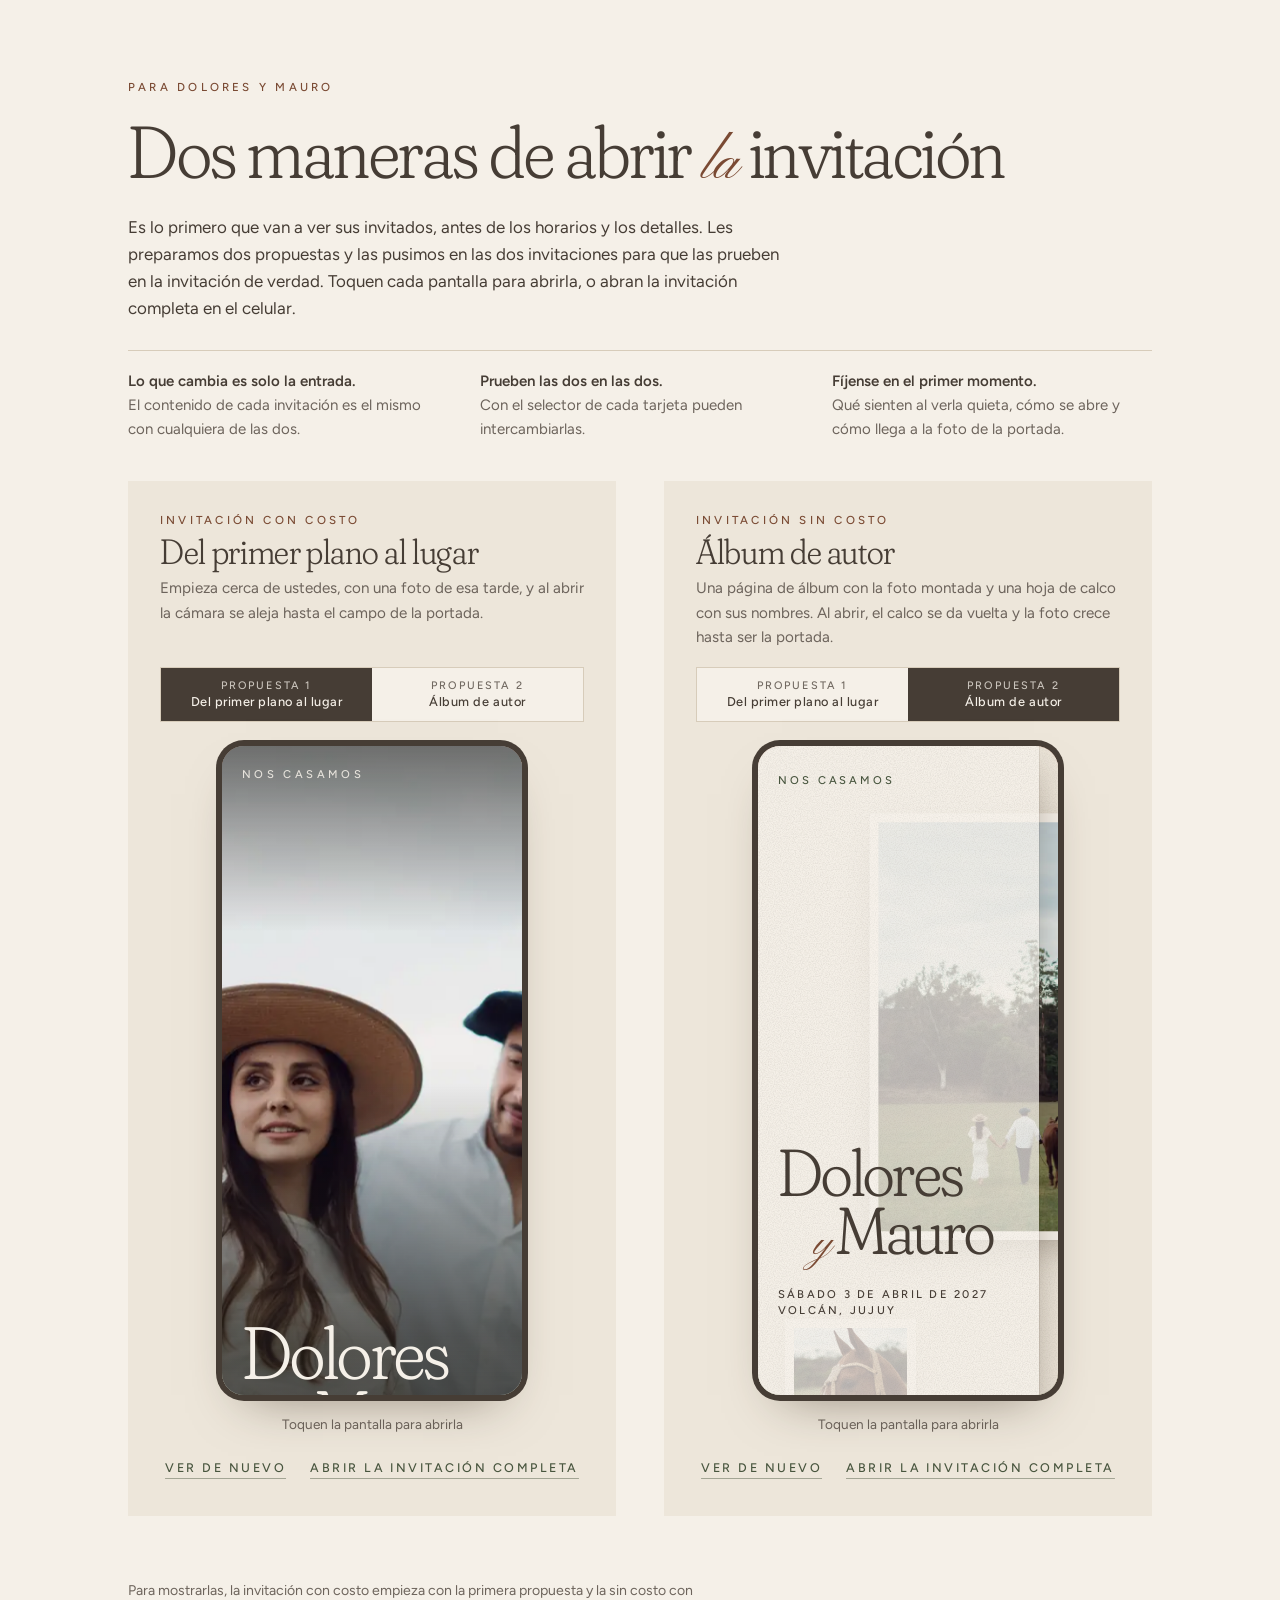
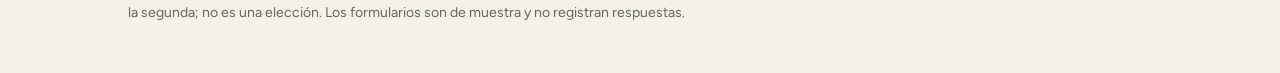
<file: index.html>
<!doctype html>
<html lang="es-AR">
<head>
  <meta charset="utf-8">
  <script>if (!new URLSearchParams(location.search).has("invitacion")) location.replace("revision-aperturas.html");</script>
  <meta name="viewport" content="width=device-width, initial-scale=1, viewport-fit=cover">
  <!-- Preproducción: quitar noindex al publicar -->
  <meta name="robots" content="noindex, nofollow">
  <title>Dolores & Mauro · 3 de abril de 2027</title>
  <!-- Archivo común a los dos enlaces: nada exclusivo de una modalidad (ni en el texto ni en los comentarios) -->
  <meta name="description" content="¡Nos casamos! Sábado 3 de abril de 2027 · Volcán, Jujuy.">
  <!-- Vista previa al compartir. Al publicar, og:image y og:url pasan a URLs absolutas del dominio final. -->
  <meta property="og:title" content="Dolores & Mauro">
  <meta property="og:description" content="¡Nos casamos! Sábado 3 de abril de 2027 · Volcán, Jujuy">
  <meta property="og:image" content="public/img/og-132.jpg">
  <meta property="og:image:width" content="1200">
  <meta property="og:image:height" content="630">
  <meta property="og:image:alt" content="Dolores y Mauro caminan de la mano con el caballo por un campo abierto">
  <meta property="og:type" content="website">
  <meta property="og:locale" content="es_AR">
  <meta name="twitter:card" content="summary_large_image">
  <meta name="theme-color" content="#F5F0E8">
  <link rel="icon" href="data:,">
  <link rel="preload" as="image" href="public/img/132-1280.webp" imagesrcset="public/img/132-1280.webp 1280w, public/img/132-2000.webp 2000w, public/img/132-3000.webp 3000w" imagesizes="(max-width: 767px) and (orientation: portrait) 200vw, 100vw" fetchpriority="high">
  <link rel="preload" href="public/fonts/fraunces-latin-full-normal.woff2" as="font" type="font/woff2" crossorigin>
  <!-- Modo revisión (?revision): vista para la pareja, con una aclaración general y datos de ejemplo. La vista pública no los muestra.
       Los datos pendientes están en deliverables/evolucion-v2/pendientes.md -->
  <script>if (new URLSearchParams(location.search).has("revision")) document.documentElement.classList.add("review");</script>
  <link rel="stylesheet" href="styles.css?v=20261110j">
  <link rel="stylesheet" href="aperturas.css?v=20261109a"> <!-- revisión de aperturas (?apertura=a1|a2) -->
</head>
<body>
  <!-- Apertura en cada visita (sin recordar nada: ni localStorage ni sessionStorage): portada editorial sobre papel con una
       ventana troquelada en arco hacia la foto de la portada. Al abrir, el texto se levanta y la ventana se agranda hasta ser
       la portada (la misma foto, el mismo encuadre): la invitación se abre hacia la foto.
       Se saltea con un enlace directo a una sección (#confirmar, #mensajes…) y con ?apertura=no. Sin JS no aparece.
       Diseño y tiempos: deliverables/evolucion-v2/aperturas.md -->
  <dialog class="opening" aria-label="Invitación de Dolores y Mauro">
    <button class="opening__open" type="button">
      <span class="ed__photo" aria-hidden="true">
        <img src="public/img/132-1280.webp" srcset="public/img/132-1280.webp 1280w, public/img/132-2000.webp 2000w, public/img/132-3000.webp 3000w"
             sizes="(max-width: 767px) and (orientation: portrait) 200vw, 100vw" width="1280" height="853" alt="" decoding="async">
        <span class="ed__wash"></span>
      </span>
      <span class="ed__kicker" aria-hidden="true">Nos casamos</span>
      <span class="ed__names" aria-hidden="true">Dolores <span class="script">y</span> Mauro</span>
      <span class="ed__date" aria-hidden="true">Sábado 3 de abril de 2027 · Volcán, Jujuy</span>
      <span class="ed__window" aria-hidden="true"></span>
      <span class="opening__cta">Abrir invitación</span>
    </button>
  </dialog>
  <script>{ const d = document.currentScript.previousElementSibling, root = document.documentElement;
    // Secciones comunes a los dos enlaces: un enlace directo a una de ellas entra sin apertura y respeta el destino
    const direct = ["el-dia", "detalles", "nosotros", "confirmar", "mensajes", "playlist"].includes(decodeURIComponent(location.hash.slice(1)));
    // V4: A2 («Álbum de autor») es LA apertura, elegida por Dolores y Mauro para las tres invitaciones. Cualquier enlace la
    // muestra, también los ya compartidos con ?apertura=a1 (sin redirigir: la URL y la modalidad quedan como están).
    // A1 y la apertura anterior se conservan como referencia, solo en la revisión: &revision&apertura=a1 | clasica.
    // ?apertura=no entra directo (pruebas)
    const q = new URLSearchParams(location.search), asked = q.get("apertura");
    const ap = asked === "no" ? "no" : q.has("revision") && (asked === "a1" || asked === "clasica") ? asked : "a2";
    const skip = !d.showModal || direct || ap === "no";
    // ?apertura=a1|a2 reemplaza esta por la apertura de aperturas.js; la modalidad no cambia
    if (!skip && (ap === "a1" || ap === "a2")) { d.remove(); root.dataset.apertura = ap; } else if (skip) d.remove(); else {
      // La apertura se abre hacia la portada: la página tiene que estar arriba (al recargar, el navegador restauraba el scroll)
      if ("scrollRestoration" in history) history.scrollRestoration = "manual";
      root.classList.add("sealed", "photo-led");
      const btn = d.querySelector("button"), ph = d.querySelector(".ed__photo"), win = d.querySelector(".ed__window"), cta = d.querySelector(".opening__cta");
      d.showModal(); btn.focus({ preventScroll: true }); // foco en el botón real: Enter y Espacio abren como en cualquier botón
      // La foto del diálogo ocupa exactamente la caja de la portada (mismo archivo y encuadre) y se recorta a la ventana del papel
      const fit = () => {
        const hero = document.querySelector(".hero");
        if (!hero || d.classList.contains("is-opening")) return;
        if (scrollY) scrollTo(0, 0);
        let h = hero.getBoundingClientRect();
        // La ventana termina donde termina la portada; debajo, la franja del llamado (al menos su alto y aire).
        // Celular en horizontal: la pareja está al pie de la foto; la ventana llega al borde y el llamado va al margen
        const flat = matchMedia("(orientation: landscape) and (max-height: 500px)").matches;
        btn.style.setProperty("--below", `${flat ? 0 : Math.max(innerHeight - h.bottom, cta.offsetHeight + 48)}px`);
        h = hero.getBoundingClientRect();
        const w = win.getBoundingClientRect();
        ph.style.cssText = `top: ${h.top}px; height: ${h.height}px; --wt: ${w.top - h.top}px; --wr: ${h.right - w.right}px; --wb: ${h.bottom - w.bottom}px; --wl: ${w.left - h.left}px; --wa: ${w.width / 2}px`;
        d.classList.add("is-fit");
      };
      addEventListener("DOMContentLoaded", fit); addEventListener("resize", fit); document.fonts?.ready.then(fit);
      // El hero arranca su entrada cuando la apertura empieza a desvanecerse. Respaldos contra quedar trabado: si la transición
      // no arranca (sin transiciones) o no termina; medidos desde su inicio para no cortarla en un equipo lento
      let started = false;
      const reveal = () => root.classList.remove("sealed");
      const finish = () => {
        reveal();
        if (!d.isConnected) return;
        d.close(); d.remove();
        document.querySelector(".hero__names")?.focus({ preventScroll: true }); // el foco sigue a la portada, sin mover la página
      };
      const open = () => { if (d.classList.contains("is-opening")) return; fit(); d.classList.add("is-opening"); setTimeout(() => started || finish(), 1600); };
      d.addEventListener("transitionstart", (e) => { if (e.target !== d || started) return; started = true; reveal(); setTimeout(finish, 1200); });
      d.addEventListener("transitionend", (e) => e.target === d && e.propertyName === "opacity" && finish());
      btn.addEventListener("click", () => window.__musica?.abrir()); // la música arranca con este toque (main.js)
      btn.addEventListener("click", open);
      d.addEventListener("touchstart", () => {}, { passive: true }); // iOS: sin un manejador táctil, Safari no aplica :active
      d.addEventListener("cancel", (e) => { e.preventDefault(); open(); });
    } }</script>
  <!-- Propuestas de apertura en revisión (A1 y A2), con ?apertura=a1|a2. Las monta aperturas.js; estilos en aperturas.css.
       Al elegir una, se queda la suya y se borran la otra y la plantilla sobrante -->
  <template id="apertura-a1">
    <dialog class="op a1" aria-label="Invitación de Dolores y Mauro">
      <button class="op__btn" type="button">
        <span class="a1__wide" aria-hidden="true">
          <img src="public/img/132-1280.webp" srcset="public/img/132-1280.webp 1280w, public/img/132-2000.webp 2000w, public/img/132-3000.webp 3000w"
               sizes="(max-width: 767px) and (orientation: portrait) 200vw, 100vw" width="1280" height="853" alt="" decoding="async">
        </span>
        <span class="a1__close" aria-hidden="true">
          <picture>
            <source media="(orientation: portrait)" srcset="public/img/158-640.webp 640w, public/img/158-1333.webp 1333w" sizes="100vw">
            <img src="public/img/149-2000.webp" srcset="public/img/149-1000.webp 1000w, public/img/149-2000.webp 2000w" sizes="100vw" alt="">
          </picture>
        </span>
        <span class="a1__scrim" aria-hidden="true"></span>
        <span class="a1__kicker" aria-hidden="true">Nos casamos</span>
        <span class="a1__names" aria-hidden="true"><span>Dolores</span><span><span class="script">y</span>Mauro</span></span>
        <span class="a1__date" aria-hidden="true">Sábado 3 de abril de 2027 · Volcán, Jujuy</span>
        <span class="op__cta">Abrir invitación</span>
      </button>
    </dialog>
  </template>
  <template id="apertura-a2">
    <dialog class="op a2" aria-label="Invitación de Dolores y Mauro">
      <button class="op__btn" type="button">
        <span class="a2__page" aria-hidden="true"></span>
        <span class="a2__slot" aria-hidden="true"></span>
        <span class="a2__second" aria-hidden="true"><img src="public/img/139-640.webp" alt=""></span>
        <span class="a2__print" aria-hidden="true">
          <img src="public/img/132-1280.webp" srcset="public/img/132-1280.webp 1280w, public/img/132-2000.webp 2000w, public/img/132-3000.webp 3000w"
               sizes="(max-width: 767px) and (orientation: portrait) 200vw, 100vw" width="1280" height="853" alt="" decoding="async">
        </span>
        <span class="a2__caption" aria-hidden="true">Sábado 3 de abril de 2027<br>Volcán, Jujuy</span>
        <span class="a2__vellum" aria-hidden="true">
          <span class="a2__kicker">Nos casamos</span>
          <span class="a2__title"><span class="a2__names"><span>Dolores</span><span><span class="script">y</span>Mauro</span></span>
            <span class="a2__date">Sábado 3 de abril de 2027<br>Volcán, Jujuy</span></span>
        </span>
        <span class="op__cta">Abrir invitación</span>
      </button>
    </dialog>
  </template>
  <script src="aperturas.js?v=20261109a"></script>
  <a class="skip" href="#el-dia">Ir a horarios y lugares</a>
  <p class="review-bar" data-pending>Esta es una primera vista previa de su invitación. Algunos contenidos se completarán más adelante. Los formularios son de muestra y no registran respuestas.</p>
  <!-- Alto de la barra de revisión (0 en la vista pública): el hero móvil lo descuenta para que la banda entre en la pantalla -->
  <script>{ const bar = document.currentScript.previousElementSibling, set = () => document.documentElement.style.setProperty("--review-h", bar.offsetHeight + "px");
    set(); addEventListener("resize", set); document.fonts.ready.then(set); }</script>

  <header class="hero" aria-label="Portada">
    <picture class="hero__media">
      <!-- Una sola foto 3:2 en todos los tamaños: en celular vertical se ajusta al alto y muestra cielo, pareja y pasto enteros -->
      <img src="public/img/132-1280.webp" srcset="public/img/132-1280.webp 1280w, public/img/132-2000.webp 2000w, public/img/132-3000.webp 3000w"
           sizes="(max-width: 767px) and (orientation: portrait) 200vw, 100vw" width="1280" height="853" fetchpriority="high"
           alt="Dolores y Mauro caminan de espaldas, de la mano, con el caballo, por un campo abierto hacia el monte">
    </picture>
    <div class="hero__text">
      <h1 class="hero__names" tabindex="-1">Dolores <span class="script" aria-hidden="true">y</span><span class="sr-only">y</span> Mauro</h1>
      <p class="datelock datelock--sky" aria-label="Sábado 3 de abril de 2027">
        <span>Sábado</span><time datetime="2027-04-03">3</time><span>Abril 2027</span>
      </p>
    </div>
  </header>

  <!-- Banda de datos: los primeros horarios y la cuenta regresiva de la modalidad (los pinta main.js) -->
  <div class="band">
    <ul class="when" aria-label="Horarios" data-slot="band"></ul>
    <p class="countdown" role="timer"><span class="countdown__label">Faltan</span> <span data-cd="d">—</span> <span data-cd="u">días</span></p>
  </div>

  <main>
    <section class="invite" aria-label="Invitación" data-reveal>
      <p class="invite__kicker">¡Nos casamos!</p>
      <p class="invite__line fx">Y queremos que seas parte de este día</p>
    </section>

    <!-- Historia: solo texto, sin fotos (para eso está «Nosotros»). Oculta en la vista pública hasta tener el texto:
         al recibirlo, quitar data-pending de la sección y del bloque de palabras -->
    <section class="portrait" aria-labelledby="portrait-title" data-pending>
      <h2 id="portrait-title" class="display">Dolores <span class="script">y</span> Mauro</h2>

      <div class="portrait__words" data-pending>
        <p class="tbd tbd--block">Acá va su historia, contada con sus palabras.</p>
      </div>
    </section>

    <!-- Cronograma: lo pinta main.js con el módulo de la modalidad del enlace (modalidades/*.js) -->
    <!-- Título y calendario van juntos en una sola columna fija (escritorio): con dos fijos independientes, al final de la
         sección el calendario subía por encima del título. En celular la columna no existe (display: contents) y el
         calendario va después del cronograma -->
    <section id="el-dia" class="day" aria-labelledby="day-title">
      <div class="day__aside">
        <header class="head" data-reveal>
          <p class="eyebrow">Sábado 3 de abril de 2027</p>
          <h2 id="day-title" class="display">El día</h2>
        </header>
        <div class="day__cal" data-slot="cal" hidden>
          <a class="btn btn--line" href="#" download>Agregar al calendario</a>
          <p class="note">Agendá el día con sus horarios y lugares.</p>
        </div>
      </div>
      <ol class="timeline" data-slot="timeline"></ol>
      <!-- Invitación sin cronograma (desde las 16): horario y lugar en un solo bloque, con el mapa. Lo pinta main.js -->
      <div class="venue" data-slot="venue" hidden></div>
      <p class="day__nolink note" data-slot="nomod" hidden>Para ver los horarios, abrí la invitación desde el enlace que te enviaron.</p>
    </section>

    <section id="detalles" class="details" aria-labelledby="details-title">
      <div class="head" data-reveal>
        <h2 id="details-title" class="eyebrow">Dress code</h2>
        <p class="display">Elegante relajado</p>
        <div class="detail__copy fx">
          <p class="detail__text">Queremos verlos de fiesta: arreglados y cómodos para disfrutar y bailar.</p>
          <p class="detail__note">Un look cuidado, sin necesidad de etiqueta.</p>
          <p class="detail__text detail__coat">A la noche refresca, así que traé un abrigo.</p>
        </div>
      </div>
      <!-- Ideas de looks: las nueve imágenes que eligieron Dolores y Mauro (originales en _local/referencias-dresscode/01..09,
           derivados WebP con tools/build_images.py como look-NN, mismo número que el archivo). Sin pies de foto: el alt describe
           cada look. Orden estricto de los archivos (pedido de la pareja): 01 a 09.
           Celular y tableta: carrusel con scroll-snap (la foto siguiente asoma). Escritorio: 01-05 arriba y 06-09 abajo, la segunda fila desplazada -->
      <div class="looks">
        <p class="looks__label" id="looks-label">Ideas para inspirarte</p>
        <ul class="looks__grid" tabindex="0" aria-labelledby="looks-label">
          <li class="looks__item"><img src="public/img/looks/look-01-400.webp" srcset="public/img/looks/look-01-400.webp 400w, public/img/looks/look-01-800.webp 800w"
               sizes="(min-width: 1024px) 15rem, (min-width: 768px) 30vw, 70vw" width="400" height="533" loading="lazy" decoding="async" alt="Pareja de invitados en una terraza frente a un lago: ella con un vestido largo de gasa celeste, él con traje celeste y camisa blanca abierta, sin corbata"></li>
          <li class="looks__item"><img src="public/img/looks/look-02-400.webp" srcset="public/img/looks/look-02-400.webp 400w, public/img/looks/look-02-800.webp 800w"
               sizes="(min-width: 1024px) 15rem, (min-width: 768px) 30vw, 70vw" width="400" height="533" loading="lazy" decoding="async" alt="Pareja al atardecer en una terraza junto al mar: ella con un vestido largo estampado con flores en tonos durazno, él con traje arena y camisa blanca abierta"></li>
          <li class="looks__item"><img src="public/img/looks/look-03-400.webp" srcset="public/img/looks/look-03-400.webp 400w, public/img/looks/look-03-800.webp 800w"
               sizes="(min-width: 1024px) 15rem, (min-width: 768px) 30vw, 70vw" width="400" height="533" loading="lazy" decoding="async" alt="Pareja en un jardín: ella con blazer verde salvia sobre un vestido midi de satén crema, él con camisa de lino salvia y pantalón crema"></li>
          <li class="looks__item"><img src="public/img/looks/look-04-400.webp" srcset="public/img/looks/look-04-400.webp 400w, public/img/looks/look-04-800.webp 800w"
               sizes="(min-width: 1024px) 15rem, (min-width: 768px) 30vw, 70vw" width="400" height="533" loading="lazy" decoding="async" alt="Dos invitados en un jardín con guirnaldas de luces: uno con camisa blanca, tiradores, moño y pantalón gris; el otro con traje rosa viejo y camisa blanca abierta"></li>
          <li class="looks__item"><img src="public/img/looks/look-05-400.webp" srcset="public/img/looks/look-05-400.webp 400w, public/img/looks/look-05-800.webp 800w"
               sizes="(min-width: 1024px) 15rem, (min-width: 768px) 30vw, 70vw" width="400" height="533" loading="lazy" decoding="async" alt="Pareja caminando por una terraza con flores: ella con un vestido largo de gasa coral, él con traje de lino crema y camisa blanca"></li>
          <li class="looks__item"><img src="public/img/looks/look-06-400.webp" srcset="public/img/looks/look-06-400.webp 400w, public/img/looks/look-06-800.webp 800w"
               sizes="(min-width: 1024px) 15rem, (min-width: 768px) 30vw, 70vw" width="400" height="533" loading="lazy" decoding="async" alt="Pareja en el patio de una casona de piedra: ella con un enterito largo color malva, él con blazer crema, camisa rosa viejo y pantalón crema"></li>
          <li class="looks__item"><img src="public/img/looks/look-07-400.webp" srcset="public/img/looks/look-07-400.webp 400w, public/img/looks/look-07-800.webp 800w"
               sizes="(min-width: 1024px) 15rem, (min-width: 768px) 30vw, 70vw" width="400" height="533" loading="lazy" decoding="async" alt="Pareja en un camino entre cipreses: ella con un vestido largo floral en verde salvia, él con traje de lino arena y camisa verde suave"></li>
          <li class="looks__item"><img src="public/img/looks/look-08-400.webp" srcset="public/img/looks/look-08-400.webp 400w, public/img/looks/look-08-800.webp 800w"
               sizes="(min-width: 1024px) 15rem, (min-width: 768px) 30vw, 70vw" width="400" height="533" loading="lazy" decoding="async" alt="Pareja bajo una pérgola con flores: ella con un vestido midi floral rosa empolvado de hombros descubiertos, él con blazer rosa viejo, camisa y pantalón crema"></li>
          <li class="looks__item"><img src="public/img/looks/look-09-400.webp" srcset="public/img/looks/look-09-400.webp 400w, public/img/looks/look-09-800.webp 800w"
               sizes="(min-width: 1024px) 15rem, (min-width: 768px) 30vw, 70vw" width="400" height="533" loading="lazy" decoding="async" alt="Pareja en un mirador sobre el mar: ella con un vestido largo estampado en amarillo y celeste, él con traje azul marino y camisa blanca abierta"></li>
        </ul>
      </div>
    </section>

    <!-- Sección propia de cada modalidad: su título y su texto vienen del módulo del enlace -->
    <section class="contribution" data-slot="extra" hidden></section>

    <section id="nosotros" class="gallery" aria-labelledby="gallery-title">
      <header class="head" data-reveal>
        <h2 id="gallery-title" class="display">Nosotros <svg class="gallery__heart" viewBox="0 0 24 24" aria-hidden="true" focusable="false"><path d="M12 20s-7.4-4.5-9-9.2C1.9 7.6 3.8 4.6 6.9 4.3c2-.2 3.7.9 4.6 2.6l.5.9.5-.9c.9-1.7 2.6-2.8 4.6-2.6 3.1.3 5 3.3 3.9 6.5C19.4 15.5 12 20 12 20z"/></svg></h2>
      </header>
      <!-- Fotos elegidas por Dolores y Mauro (la 132 es la portada). Horizontal y vertical alternadas, de a cuatro -->
      <div class="gallery__grid">
        <a class="gallery__item gallery__item--h" href="public/img/013-2000.webp" data-reveal>
          <img src="public/img/013-1000.webp" width="1000" height="667" loading="lazy" decoding="async"
               alt="Frente a la laguna, Dolores apoya las manos en el pecho de Mauro y se miran sonriendo">
        </a>
        <a class="gallery__item gallery__item--v" href="public/img/028-1333.webp" data-reveal>
          <img src="public/img/028-640.webp" width="640" height="960" loading="lazy" decoding="async"
               alt="Mauro levanta a Dolores en un abrazo junto a la laguna; ella se ríe">
        </a>
        <a class="gallery__item gallery__item--v" href="public/img/085-1333.webp" data-reveal>
          <img src="public/img/085-640.webp" width="640" height="960" loading="lazy" decoding="async"
               alt="Bajo un árbol, junto a la laguna, Dolores y Mauro con sus perros">
        </a>
        <a class="gallery__item gallery__item--h" href="public/img/037-2000.webp" data-reveal>
          <img src="public/img/037-1000.webp" width="1000" height="667" loading="lazy" decoding="async"
               alt="Corren de la mano por el pasto, riéndose, con la laguna detrás">
        </a>
        <a class="gallery__item gallery__item--h" href="public/img/119-2000.webp" data-reveal>
          <img src="public/img/119-1000.webp" width="1000" height="667" loading="lazy" decoding="async"
               alt="Dolores, con sombrero, acaricia al caballo junto a Mauro">
        </a>
        <a class="gallery__item gallery__item--v" href="public/img/139-1333.webp" data-reveal>
          <img src="public/img/139-640.webp" width="640" height="960" loading="lazy" decoding="async"
               alt="La mano de Dolores, con el anillo, apoyada en el caballo">
        </a>
        <a class="gallery__item gallery__item--v" href="public/img/143-1333.webp" data-reveal>
          <img src="public/img/143-640.webp" width="640" height="960" loading="lazy" decoding="async"
               alt="Caminan hacia la cámara con el caballo en el medio">
        </a>
        <a class="gallery__item gallery__item--h" href="public/img/149-2000.webp" data-reveal>
          <img src="public/img/149-1000.webp" width="1000" height="667" loading="lazy" decoding="async"
               alt="Mauro, con boina, sonríe apoyado en el caballo junto a Dolores, con sombrero">
        </a>
      </div>
      <dialog class="lightbox" aria-label="Fotos ampliadas">
        <button class="lightbox__btn lightbox__close" type="button" aria-label="Cerrar" autofocus>×</button>
        <figure><img src="data:," alt="" draggable="false"><figcaption hidden></figcaption></figure>
        <p class="lightbox__count" aria-live="polite"></p>
        <button class="lightbox__btn lightbox__prev" type="button" aria-label="Foto anterior">‹</button>
        <button class="lightbox__btn lightbox__next" type="button" aria-label="Foto siguiente">›</button>
      </dialog>
    </section>

    <!-- Información útil: pendiente. TRASLADOS: punto de extensión documentado en deliverables/evolucion-v2/README.md;
         no se agregan campos ni horarios hasta que Dolores y Mauro definan la logística -->
    <section id="info" class="info" aria-labelledby="info-title" data-pending data-later>
      <h2 id="info-title">Cómo llegar</h2>
      <p class="info__sub">Información útil para invitados</p>
      <div class="info__grid">
        <article><h3>Traslado</h3><p class="tbd">Pendiente: Dolores y Mauro están definiendo si habrá traslado. No publicamos recorridos ni horarios sin confirmar.</p></article>
        <article><h3>Alojamiento</h3><p class="tbd">Pendiente: recomendaciones de los anfitriones, si las hay.</p></article>
        <article><h3>Indicaciones</h3><p class="tbd">Pendiente: indicaciones y links verificados.</p></article>
      </div>
    </section>

    <section id="confirmar" class="rsvp" aria-labelledby="rsvp-title">
      <header class="head" data-reveal>
        <p class="eyebrow">R.S.V.P.</p>
        <h2 id="rsvp-title" class="display">Confirmá tu asistencia</h2>
        <!-- Continúa el título: «Confirmá tu asistencia / hasta el 15 de enero de 2027». Lo escribe main.js con config.rsvpUntil -->
        <p class="rsvp__until fx" data-slot="rsvp-until" hidden></p>
        <p class="rsvp__sub fx">Una sola respuesta por familia o grupo.</p>
      </header>

      <form id="rsvp-form" class="form" novalidate aria-labelledby="rsvp-title">
        <fieldset class="form__body" disabled>
          <p class="demo-note" hidden><strong>Demostración.</strong> Este formulario todavía no guarda ni envía respuestas.</p>
          <noscript><p class="note">Para confirmar necesitás tener JavaScript activado.</p></noscript>

          <div class="field" data-field="group">
            <label for="r-group">Familia o grupo</label>
            <input id="r-group" name="group" maxlength="80" required aria-describedby="r-group-hint r-group-err">
            <p class="field__hint" id="r-group-hint">Por ejemplo: Familia Pérez, o los nombres de quienes vienen juntos.</p>
            <p class="field__err" id="r-group-err"></p>
          </div>

          <div class="field" data-field="name">
            <label for="r-name">Tu nombre y apellido</label>
            <input id="r-name" name="name" autocomplete="name" maxlength="80" required aria-describedby="r-name-err">
            <p class="field__err" id="r-name-err"></p>
          </div>

          <fieldset class="field choice" data-field="attending" aria-describedby="r-att-err">
            <legend>¿Van a poder venir?</legend>
            <label><input type="radio" name="attending" value="si" required> Sí, ahí estaremos</label>
            <label><input type="radio" name="attending" value="no"> No vamos a poder</label>
            <p class="field__err" id="r-att-err"></p>
          </fieldset>

          <!-- Personas: filas planas separadas por filetes (sin cajas dentro de la caja del formulario). La primera arranca con el nombre
               de quien completa y lo sigue mientras no la editen -->
          <fieldset class="field members" data-field="members" aria-describedby="r-members-hint r-members-count r-members-err" hidden>
            <legend>¿Quiénes van a venir?</legend>
            <p class="field__hint" id="r-members-hint">Incluite si venís.</p>
            <ol class="members__list"></ol>
            <div class="members__foot">
              <button class="members__add" type="button"><span aria-hidden="true">+</span> Agregar persona</button>
              <p class="members__count" id="r-members-count" aria-live="polite"></p>
            </div>
            <p class="field__err" id="r-members-err"></p>
          </fieldset>

          <!-- Transporte (pedido de Dolores): una respuesta por grupo, solo si vienen. Se guarda en la planilla (columna
               Transporte). Sin recorridos, horarios ni puntos de salida: eso lo definen los novios -->
          <fieldset class="field choice" data-field="transport" aria-describedby="r-transport-hint r-transport-err" hidden>
            <legend>¿Van a necesitar transporte?</legend>
            <p class="field__hint" id="r-transport-hint">Nos ayuda a organizarnos para ese día.</p>
            <label><input type="radio" name="transport" value="si"> Sí, vamos a necesitar</label>
            <label><input type="radio" name="transport" value="no"> No, vamos por nuestra cuenta</label>
            <p class="field__err" id="r-transport-err"></p>
          </fieldset>

          <div class="hp" aria-hidden="true"><label>No completar <input name="website" tabindex="-1" autocomplete="off"></label></div>

          <button class="btn btn--solid" type="submit">Enviar confirmación</button>
          <p class="form__status" role="status"></p>
        </fieldset>
      </form>
      <div class="form__done" hidden tabindex="-1">
        <p class="form__done-text"></p>
        <button class="btn btn--line form__again" type="button">Enviar otra respuesta</button>
      </div>
      <template id="member-row">
        <li class="member">
          <div class="member__head"><span class="member__n" aria-hidden="true">Persona 1</span><button class="member__remove" type="button">Quitar</button></div>
          <div class="field member__name" data-field="members.0.name">
            <label>Nombre y apellido<span class="sr-only member__who">, persona 1</span></label>
            <input name="member-name" maxlength="80" autocomplete="off">
            <p class="field__err"></p>
          </div>
          <div class="field member__diet" data-field="members.0.diet">
            <label>Restricción alimentaria<span class="sr-only member__who">, persona 1</span></label>
            <select name="member-diet">
              <option value="">Ninguna</option>
              <option value="vegetariano">Vegetariano</option>
              <option value="vegano">Vegano</option>
              <option value="sin-tacc">Sin TACC (celíaco)</option>
              <option value="otra">Otra</option>
            </select>
          </div>
          <div class="field member__notes" data-field="members.0.diet_notes" hidden>
            <label>¿Cuál?<span class="sr-only member__who">, persona 1</span></label>
            <input name="member-notes" maxlength="120" autocomplete="off">
            <p class="field__err"></p>
          </div>
        </li>
      </template>
    </section>

    <!-- Playlist del casamiento: los invitados suman canciones en la plataforma, no en el formulario. Dos enlaces separados en
         config.js (music.suggestUrl, music.listenUrl y music.collaborateUrl, este con su vencimiento). Sin ninguno vigente, la sección no aparece
         en la vista pública; main.js decide textos y botones según lo que haya -->
    <section id="playlist" class="playlist" aria-labelledby="playlist-title" data-pending>
      <div class="head" data-reveal>
        <span class="playlist__icon" aria-hidden="true"><svg viewBox="0 0 24 24" focusable="false"><path d="M9 18.5V5.2l10-2v12.6"/><circle cx="6.8" cy="18.5" r="2.3"/><circle cx="16.8" cy="15.8" r="2.3"/><path d="M9 9.2l10-2"/></svg></span>
        <p class="eyebrow">Playlist</p>
        <h2 id="playlist-title" class="display">¡Prohibido quedarse sentado!</h2>
        <p class="playlist__text fx">Juntamos las canciones que nos acompañan. Dale play y andá entrando en clima.</p>
      </div>
      <!-- Reproductor oficial de Spotify (portada y canciones). Se carga solo al acercarse; si no carga, queda el botón -->
      <div class="playlist__player" data-slot="player" hidden></div>
      <div class="playlist__foot">
        <div class="playlist__actions">
          <a class="btn btn--solid playlist__add" href="#" target="_blank" rel="noopener" hidden>Sumar canciones<span class="sr-only"> (se abre en otra pestaña)</span></a>
          <a class="btn btn--line playlist__listen" href="#" target="_blank" rel="noopener" hidden>Escuchar nuestra playlist<span class="sr-only"> (se abre en otra pestaña)</span></a>
        </div>
        <p class="tbd">Pendiente: enlace para sumar canciones en Spotify (vale 7 días).</p>
      </div>
    </section>

    <section id="mensajes" class="messages" aria-labelledby="msg-title">
      <header class="head" data-reveal>
        <p class="eyebrow">Para Dolores y Mauro</p>
        <h2 id="msg-title" class="display">Mensajes</h2>
        <p class="messages__sub fx">Dejales unas palabras.</p>
      </header>

      <div class="wall" data-state="loading" role="region" aria-label="Mensajes de invitados aprobados">
        <figure class="wall__quote"><blockquote></blockquote><figcaption></figcaption></figure>
        <p class="wall__empty">Todavía no hay mensajes. Aparecen acá cuando Dolores y Mauro los aprueban.</p>
        <p class="wall__error">No pudimos cargar los mensajes en este momento.</p>
        <div class="wall__nav">
          <button class="lightbox__btn wall__prev" type="button" aria-label="Mensaje anterior">‹</button>
          <span class="wall__pos"></span>
          <button class="lightbox__btn wall__next" type="button" aria-label="Mensaje siguiente">›</button>
          <button class="wall__pause" type="button" aria-pressed="false" hidden>Pausar</button>
        </div>
      </div>

      <form id="msg-form" class="form" novalidate aria-label="Dejar un mensaje">
        <fieldset class="form__body" disabled>
          <p class="demo-note" hidden><strong>Demostración.</strong> Los mensajes todavía no se guardan ni se envían.</p>
          <noscript><p class="note">Para dejar un mensaje necesitás tener JavaScript activado.</p></noscript>
          <div class="field" data-field="name">
            <label for="m-name">Tu nombre</label>
            <input id="m-name" name="name" autocomplete="name" maxlength="60" required aria-describedby="m-name-err">
            <p class="field__err" id="m-name-err"></p>
          </div>
          <div class="field" data-field="text">
            <label for="m-text">Mensaje</label>
            <textarea id="m-text" name="text" rows="4" maxlength="500" required aria-describedby="m-text-err m-text-count"></textarea>
            <p class="field__count" id="m-text-count"></p>
            <p class="field__err" id="m-text-err"></p>
          </div>
          <p class="field__hint" id="m-publish-note">Tu nombre y tu mensaje pueden aparecer en la invitación cuando Dolores y Mauro los aprueben.</p>
          <div class="hp" aria-hidden="true"><label>No completar <input name="website" tabindex="-1" autocomplete="off"></label></div>
          <!-- Sin elección de privacidad: el aviso de arriba informa que se puede publicar y el botón envía publish=on (contrato
               sin cambios). El servidor lo guarda pendiente; solo se publica si Dolores o Mauro lo aprueban. -->
          <button class="btn btn--solid" type="submit" name="publish" value="on" aria-describedby="m-publish-note">Enviar mensaje</button>
          <p class="form__status" role="status"></p>
        </fieldset>
      </form>
      <div class="form__done" hidden tabindex="-1">
        <p class="form__done-text"></p>
        <button class="btn btn--line form__again" type="button">Escribir otro mensaje</button>
      </div>
    </section>

    <figure class="closing">
      <img src="public/img/168-640.webp" srcset="public/img/168-640.webp 640w, public/img/168-1000.webp 1000w, public/img/168-1333.webp 1333w"
           sizes="100vw" width="640" height="960" loading="lazy" decoding="async"
           alt="Dolores tira el sombrero al aire mientras corren de la mano">
      <figcaption class="closing__sig" data-reveal>
        <span class="rule-v" aria-hidden="true"></span>
        <span class="closing__names">Dolores <span class="script" aria-hidden="true">y</span><span class="sr-only">y</span> Mauro</span>
        <span class="closing__date">03 · 04 · 2027</span>
      </figcaption>
    </figure>
  </main>

  <footer class="foot">
    <nav aria-label="Secciones">
      <a href="#el-dia">El día</a><a href="#nosotros">Nosotros</a><a href="#confirmar">Confirmar</a><a href="#mensajes">Mensajes</a>
    </nav>
    <p>Dolores y Mauro · 03 · 04 · 2027</p>
  </footer>

  <a class="fab" href="#confirmar">Confirmar asistencia</a>
  <!-- Música de fondo: solo si config.js tiene un audio con permiso de uso; nunca suena sola (la inicia el invitado) -->
  <button class="music-toggle" type="button" aria-pressed="false" hidden>
    <svg viewBox="0 0 24 24" aria-hidden="true" focusable="false"><path d="M9 18.5V5.2l10-2v12.6"/><circle cx="6.8" cy="18.5" r="2.3"/><circle cx="16.8" cy="15.8" r="2.3"/></svg>
    <span class="sr-only">Música de fondo</span>
  </button>

  <script type="module" src="main.js?v=20261110f"></script>
</body>
</html>
</file>
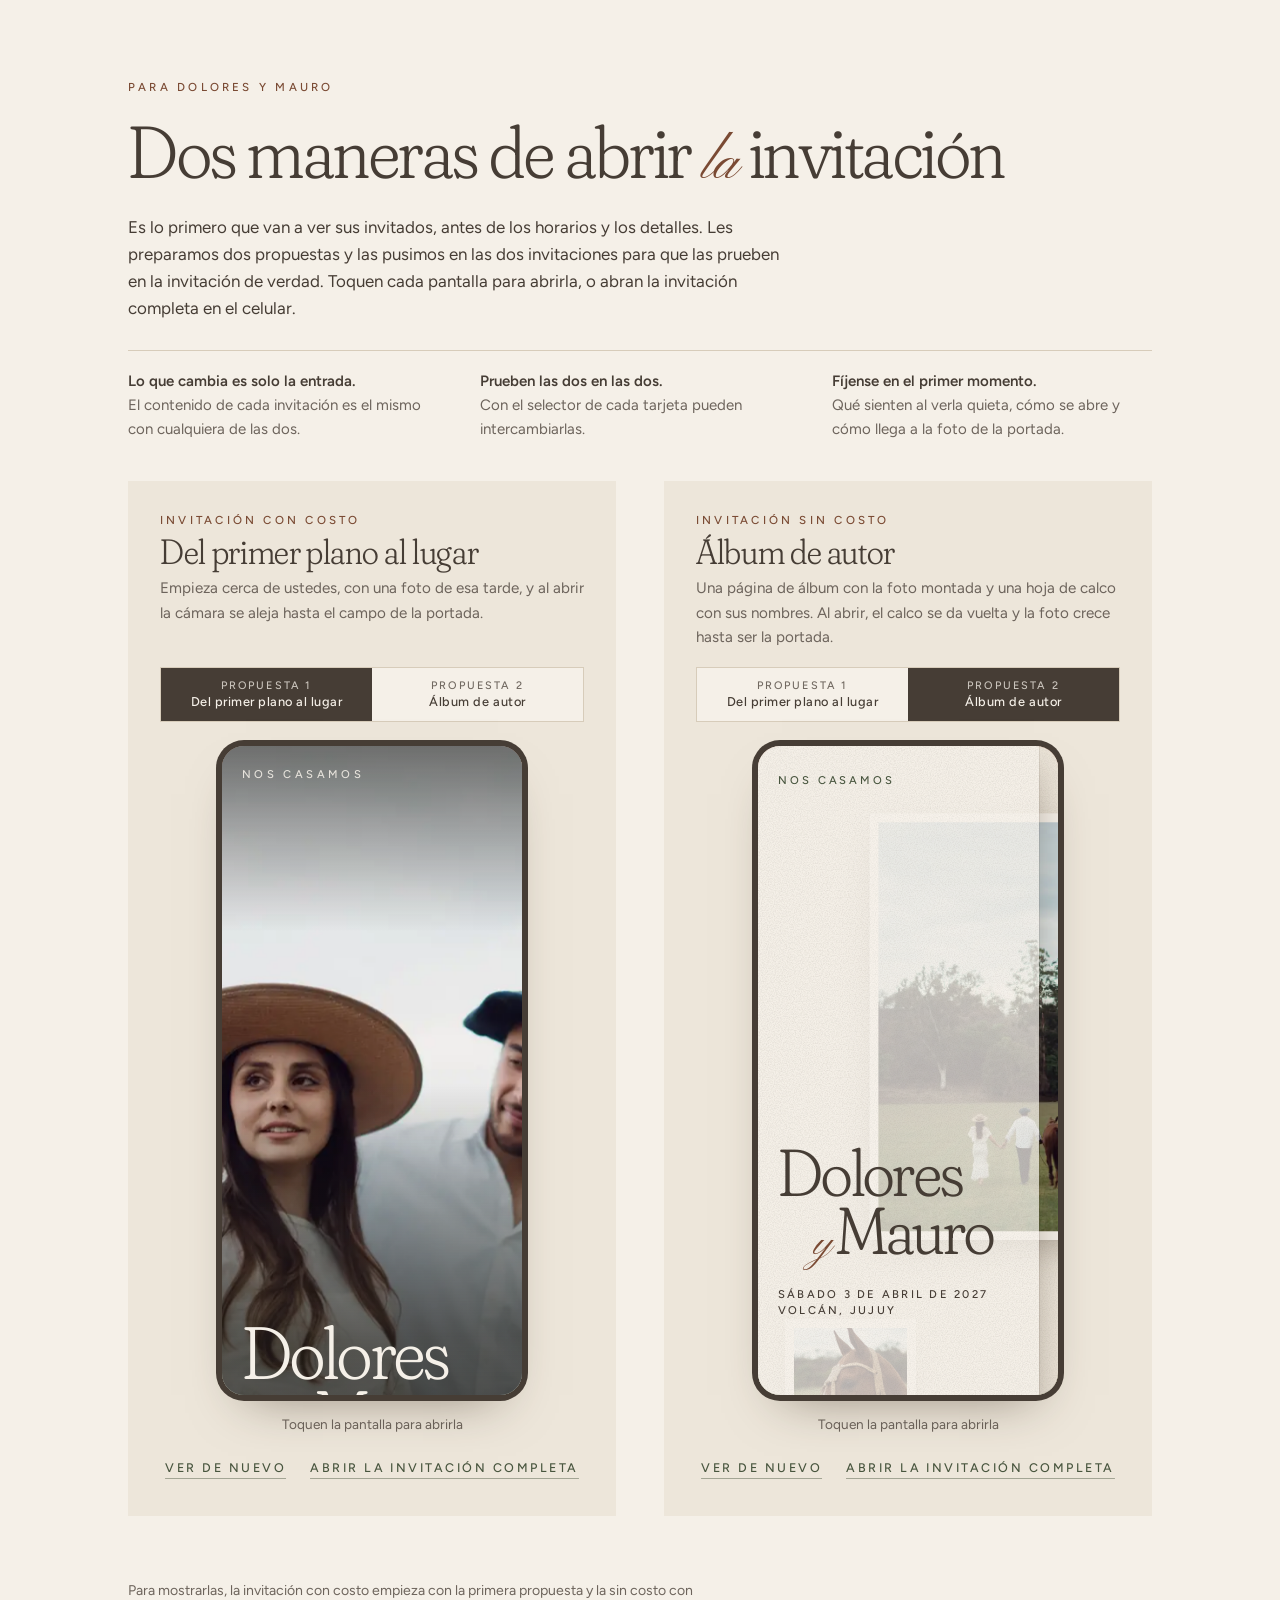
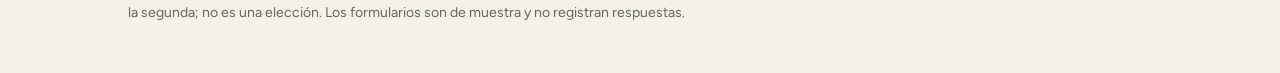
<file: revision-aperturas.html>
<!doctype html>
<html lang="es-AR">
<head>
  <meta charset="utf-8">
  <meta name="viewport" content="width=device-width, initial-scale=1">
  <meta name="robots" content="noindex, nofollow">
  <title>Dos maneras de abrir la invitación · Dolores y Mauro</title>
  <link rel="icon" href="data:,">
  <!-- Revisión privada para Dolores y Mauro: cada modalidad con una apertura asignada solo para mostrar (con costo → A1,
       sin costo → A2) y un selector para intercambiarlas. Las vistas previas y los enlaces son la invitación real
       (index.html?invitacion=…&apertura=a1|a2&revision). No elige ganadora ni cambia el contenido. -->
  <style>
    @font-face { font-family: "Fraunces"; src: url("public/fonts/fraunces-latin-full-normal.woff2") format("woff2"); font-weight: 100 900; font-display: swap; }
    @font-face { font-family: "Pinyon Script"; src: url("public/fonts/pinyon-script-latin-400-normal.woff2") format("woff2"); font-display: swap; }
    @font-face { font-family: "Figtree"; src: url("public/fonts/figtree-latin-wght-normal.woff2") format("woff2"); font-weight: 300 900; font-display: swap; }
    :root { --marfil: #F5F0E8; --papel: #EDE6DA; --arena: #D7CCBA; --oliva: #48553E; --castano: #7A4A33; --tinta: #463D35;
      --suave: color-mix(in srgb, var(--tinta) 78%, var(--marfil)); --gutter: clamp(1rem, 5vw, 4rem); --ease-out: cubic-bezier(0.23, 1, 0.32, 1);
      --serif: "Fraunces", Georgia, serif; --sans: "Figtree", system-ui, sans-serif; --display: "opsz" 144, "SOFT" 100, "WONK" 0; }
    * { box-sizing: border-box; }
    body { margin: 0; background: var(--marfil); color: var(--tinta); font: 400 1rem/1.6 var(--sans); }
    :focus-visible { outline: 2px solid var(--castano); outline-offset: 3px; border-radius: 2px; }
    .eyebrow { font: 500 .72rem/1.3 var(--sans); letter-spacing: .28em; text-transform: uppercase; color: var(--castano); margin: 0; }

    header { max-width: 72rem; margin: 0 auto; padding: clamp(2.5rem, 7vw, 5rem) var(--gutter) clamp(1.5rem, 4vw, 2.5rem); display: grid; gap: 1.25rem; }
    h1 { font: 300 clamp(2.4rem, 8vw, 4.6rem)/1 var(--serif); font-variation-settings: var(--display); letter-spacing: -.02em; margin: 0; text-wrap: balance; }
    h1 .script { font-family: "Pinyon Script", cursive; color: var(--castano); font-size: .8em; }
    .lead { max-width: 60ch; margin: 0; font-size: 1.06rem; }
    .look { display: grid; grid-template-columns: repeat(auto-fit, minmax(min(100%, 15rem), 1fr)); gap: .5rem 2rem; margin: .5rem 0 0; padding: 1.1rem 0 0;
      border-top: 1px solid var(--arena); list-style: none; color: var(--suave); font-size: .94rem; }
    .look b { display: block; color: var(--tinta); font-weight: 600; }

    main { max-width: 72rem; margin: 0 auto; padding: 0 var(--gutter) 4rem; display: grid; grid-template-columns: repeat(auto-fit, minmax(min(100%, 26rem), 1fr)); gap: clamp(1.5rem, 4vw, 3rem); }
    .card { background: var(--papel); padding: clamp(1.25rem, 3.5vw, 2rem); display: grid; gap: 1.1rem; justify-items: center; align-content: start; }
    .card__head { justify-self: stretch; display: grid; gap: .35rem; }
    .card h2 { font: 300 clamp(1.7rem, 4.5vw, 2.2rem)/1.05 var(--serif); font-variation-settings: var(--display); margin: 0; letter-spacing: -.01em; }
    .card__desc { margin: 0; color: var(--suave); font-size: .95rem; min-height: 4.8em; } /* tres líneas: las dos pantallas quedan a la misma altura */

    /* Selector de apertura: dos opciones, una marcada (no cambia el contenido de la invitación) */
    .pick { justify-self: stretch; display: grid; grid-template-columns: 1fr 1fr; border: 1px solid var(--arena); background: var(--marfil); }
    .pick button { font: 500 .8rem/1.2 var(--sans); letter-spacing: .04em; color: var(--tinta); background: none; border: 0; padding: .7rem .5rem; cursor: pointer;
      transition: background-color .2s var(--ease-out), color .2s var(--ease-out); }
    .pick button[aria-pressed="true"] { background: var(--tinta); color: var(--marfil); }
    .pick small { display: block; font-size: .68rem; letter-spacing: .2em; text-transform: uppercase; opacity: .75; margin-bottom: .15rem; }

    /* Vista previa: la invitación real a tamaño de celular, reducida. Se toca para abrir */
    .phone { position: relative; width: var(--pw); height: calc(var(--pw) * 844 / 390); overflow: hidden; border-radius: 22px; background: var(--tinta);
      box-shadow: 0 0 0 6px var(--tinta), 0 24px 50px -24px rgb(60 45 30 / .55); margin: 6px; }
    .phone iframe { position: absolute; left: 0; top: 0; width: 390px; height: 844px; border: 0; transform-origin: 0 0; transform: scale(calc(var(--pw) / 390px)); }
    .card { --pw: min(300px, calc(100vw - 2 * var(--gutter) - 4rem)); }
    .hint { margin: -.25rem 0 0; font-size: .85rem; color: var(--suave); text-align: center; }
    .actions { display: flex; flex-wrap: wrap; gap: .6rem 1.5rem; justify-content: center; }
    .actions :is(a, button) { font: 500 .78rem/1 var(--sans); letter-spacing: .2em; text-transform: uppercase; color: var(--oliva); background: none; border: 0;
      padding: .55rem 0; cursor: pointer; text-decoration: underline; text-decoration-thickness: 1px; text-underline-offset: .45em; text-decoration-color: color-mix(in srgb, currentColor 45%, transparent); }
    @media (hover: hover) and (pointer: fine) { .actions :is(a, button):hover { text-decoration-color: currentColor; } }
    footer { max-width: 72rem; margin: 0 auto; padding: 0 var(--gutter) 3rem; color: var(--suave); font-size: .88rem; }
    footer p { margin: 0; max-width: 64ch; }
    .sr-only { position: absolute; width: 1px; height: 1px; overflow: hidden; clip-path: inset(50%); white-space: nowrap; }
  </style>
</head>
<body>
  <header>
    <p class="eyebrow">Para Dolores y Mauro</p>
    <h1>Dos maneras de abrir <span class="script">la</span> invitación</h1>
    <p class="lead">Es lo primero que van a ver sus invitados, antes de los horarios y los detalles. Les preparamos dos propuestas y las pusimos en las dos invitaciones para que las prueben en la invitación de verdad. Toquen cada pantalla para abrirla, o abran la invitación completa en el celular.</p>
    <ul class="look">
      <li><b>Lo que cambia es solo la entrada.</b> El contenido de cada invitación es el mismo con cualquiera de las dos.</li>
      <li><b>Prueben las dos en las dos.</b> Con el selector de cada tarjeta pueden intercambiarlas.</li>
      <li><b>Fíjense en el primer momento.</b> Qué sienten al verla quieta, cómo se abre y cómo llega a la foto de la portada.</li>
    </ul>
  </header>
  <main>
    <article class="card" data-inv="celebracion" data-ap="a1">
      <div class="card__head"><p class="eyebrow">Invitación con costo</p><h2></h2><p class="card__desc"></p></div>
      <div class="pick" role="group" aria-label="Apertura de la invitación con costo"></div>
      <div class="phone"><iframe title="Vista previa: invitación con costo"></iframe></div>
      <p class="hint">Toquen la pantalla para abrirla</p>
      <div class="actions"><button type="button" data-replay>Ver de nuevo</button><a target="_blank" rel="noopener">Abrir la invitación completa<span class="sr-only"> (se abre en otra pestaña)</span></a></div>
    </article>
    <article class="card" data-inv="ceremonia" data-ap="a2">
      <div class="card__head"><p class="eyebrow">Invitación sin costo</p><h2></h2><p class="card__desc"></p></div>
      <div class="pick" role="group" aria-label="Apertura de la invitación sin costo"></div>
      <div class="phone"><iframe title="Vista previa: invitación sin costo"></iframe></div>
      <p class="hint">Toquen la pantalla para abrirla</p>
      <div class="actions"><button type="button" data-replay>Ver de nuevo</button><a target="_blank" rel="noopener">Abrir la invitación completa<span class="sr-only"> (se abre en otra pestaña)</span></a></div>
    </article>
  </main>
  <footer><p>Para mostrarlas, la invitación con costo empieza con la primera propuesta y la sin costo con la segunda; no es una elección. Los formularios son de muestra y no registran respuestas.</p></footer>
  <script>
    const AP = {
      a1: { tag: "Propuesta 1", name: "Del primer plano al lugar", desc: "Empieza cerca de ustedes, con una foto de esa tarde, y al abrir la cámara se aleja hasta el campo de la portada." },
      a2: { tag: "Propuesta 2", name: "Álbum de autor", desc: "Una página de álbum con la foto montada y una hoja de calco con sus nombres. Al abrir, el calco se da vuelta y la foto crece hasta ser la portada." },
    };
    for (const card of document.querySelectorAll(".card")) {
      const frame = card.querySelector("iframe"), link = card.querySelector(".actions a"), pick = card.querySelector(".pick");
      pick.innerHTML = Object.entries(AP).map(([k, v]) => `<button type="button" data-k="${k}"><small>${v.tag}</small>${v.name}</button>`).join("");
      const show = () => {
        const ap = card.dataset.ap, url = `index.html?invitacion=${card.dataset.inv}&apertura=${ap}&revision`;
        card.querySelector("h2").textContent = AP[ap].name;
        card.querySelector(".card__desc").textContent = AP[ap].desc;
        pick.querySelectorAll("button").forEach((b) => b.setAttribute("aria-pressed", b.dataset.k === ap));
        link.href = url;
        frame.src = `${url}&t=${Date.now()}`; // recarga: la apertura vuelve a empezar
      };
      pick.addEventListener("click", (e) => { const b = e.target.closest("button"); if (b && b.dataset.k !== card.dataset.ap) { card.dataset.ap = b.dataset.k; show(); } });
      card.querySelector("[data-replay]").addEventListener("click", show);
      show();
    }
  </script>
</body>
</html>
</file>
<file: styles.css>
@font-face { font-family: "Fraunces"; src: url("public/fonts/fraunces-latin-full-normal.woff2") format("woff2"); font-weight: 100 900; font-display: swap; }
@font-face { font-family: "Pinyon Script"; src: url("public/fonts/pinyon-script-latin-400-normal.woff2") format("woff2"); font-display: swap; }
@font-face { font-family: "Figtree"; src: url("public/fonts/figtree-latin-wght-normal.woff2") format("woff2"); font-weight: 300 900; font-display: swap; }

:root {
  /* Paleta medida sobre la sesión (sin cambios desde fase 1) */
  --marfil: #F5F0E8;
  --papel: #EDE6DA;
  --arena: #D7CCBA;
  --salvia: #8D987E;
  --oliva: #48553E;
  --castano: #7A4A33;
  --tinta: #463D35;
  --tinta-suave: color-mix(in srgb, var(--tinta) 80%, var(--marfil));
  --serif: "Fraunces", Georgia, serif;
  --script: "Pinyon Script", cursive;
  --sans: "Figtree", system-ui, -apple-system, "Segoe UI", sans-serif;
  --display: "opsz" 144, "SOFT" 100, "WONK" 0;
  --text-axes: "opsz" 24, "SOFT" 100, "WONK" 0;
  --hair: 1px solid var(--arena);
  --gutter: clamp(1.25rem, 5vw, 4rem);
  --wide: max(var(--gutter), calc((100vw - 76rem) / 2));
  --ease-out: cubic-bezier(0.23, 1, 0.32, 1);
  --ease-in-out: cubic-bezier(0.77, 0, 0.175, 1);
  --ease-soft: cubic-bezier(0.33, 1, 0.68, 1);
  --ease-drawer: cubic-bezier(0.32, 0.72, 0, 1); /* arranca con velocidad: respuesta directa a un toque (la ventana de la apertura) */
  /* Grano de papel: ruido muy tenue en el color de la tinta (≈ 4 % de opacidad media), sobre el marfil y el papel */
  --grain: url("data:image/svg+xml,%3Csvg xmlns='http://www.w3.org/2000/svg' width='180' height='180'%3E%3Cfilter id='g'%3E%3CfeTurbulence type='fractalNoise' baseFrequency='.85' numOctaves='3' stitchTiles='stitch'/%3E%3CfeColorMatrix values='0 0 0 0 .27 0 0 0 0 .24 0 0 0 0 .21 .26 0 0 0 -.1'/%3E%3C/filter%3E%3Crect width='100%25' height='100%25' filter='url(%23g)'/%3E%3C/svg%3E");
}

*, *::before, *::after { box-sizing: border-box; }
html { scroll-behavior: smooth; -webkit-text-size-adjust: 100%; scrollbar-color: var(--salvia) var(--marfil); }
body { margin: 0; background: var(--marfil) var(--grain); color: var(--tinta); font: 400 1.0625rem/1.6 var(--sans); caret-color: var(--castano); }
::selection { background: var(--oliva); color: var(--marfil); }
img { display: block; max-width: 100%; height: auto; }
h1, h2, h3 { font-family: var(--serif); font-weight: 300; font-variation-settings: var(--display); line-height: 1.02; letter-spacing: -.01em; margin: 0; text-wrap: balance; }
p, figure, ul, ol, blockquote { margin: 0; }
a { color: inherit; }
[hidden] { display: none !important; }
:focus-visible { outline: 2px solid var(--castano); outline-offset: 3px; border-radius: 2px; }
/* Sobre fondos oscuros (visor), el castaño no llega a 3:1: anillo marfil */
.lightbox :focus-visible { outline-color: var(--marfil); }
.sr-only { position: absolute; width: 1px; height: 1px; overflow: hidden; clip-path: inset(50%); white-space: nowrap; }
.skip { position: absolute; left: -999px; top: 0; padding: .75rem 1rem; background: var(--tinta); color: var(--marfil); z-index: 40; }
.skip:focus { left: 0; }
.script { font-family: var(--script); font-weight: 400; text-transform: none; letter-spacing: 0; font-variation-settings: normal; }
.note { font-size: .875rem; max-width: 60ch; color: var(--tinta-suave); }
/* Encabezados editoriales, iguales en todas las secciones: rótulo chico en versalitas entre dos filetes, y debajo una línea
   grande en Fraunces liviana. Sin sellos ni monogramas: la identidad la dan la tipografía, el filete y la foto */
.head { display: grid; justify-items: center; gap: clamp(.9rem, 2.5vw, 1.25rem); text-align: center; }
.eyebrow { display: inline-flex; align-items: center; gap: .9rem; margin: 0 -.3em 0 0; font: 500 .75rem/1.2 var(--sans); letter-spacing: .3em;
  text-transform: uppercase; color: var(--castano); }
.eyebrow::before, .eyebrow::after { content: ""; width: clamp(1.25rem, 5vw, 2.25rem); height: 1px; background: currentColor; opacity: .45; }
.eyebrow::before { transform-origin: 100% 50%; }
.eyebrow::after { transform-origin: 0 50%; margin-right: .3em; }
.display { font: 300 clamp(2.75rem, 12.5vw, 5.5rem)/1 var(--serif); font-variation-settings: var(--display); letter-spacing: -.02em; text-wrap: balance; }
.display .script { font-size: .8em; color: var(--castano); margin-inline: .06em; }
/* Filete vertical: une la portada con la invitación y firma el cierre */
.rule-v { display: block; width: 1px; height: clamp(2.5rem, 8vw, 4rem); margin-inline: auto; background: currentColor; opacity: .5; transform-origin: 50% 0; }

/* ---------- Vista pública vs. modo revisión (?revision) ---------- */
/* Lo pendiente nunca llega a la vista pública: ni módulos sin datos ni anotaciones de desarrollo. */
html:not(.review) [data-pending], html:not(.review) .tbd, html:not(.review) .review-only { display: none !important; }
/* Módulos opcionales listos pero sin contenido: ocultos también en la revisión de la pareja. Al tener el contenido, quitar data-later */
[data-later] { display: none !important; }
.tbd { display: inline-block; margin-top: .5rem; font: 500 .8125rem/1.35 var(--sans); letter-spacing: 0; text-transform: none; color: var(--castano);
  background: var(--marfil); border: 1px dashed color-mix(in srgb, var(--castano) 60%, transparent); border-radius: 6px; padding: .3rem .6rem; text-align: left; }
.review-bar { position: sticky; top: 0; z-index: 30; margin: 0; padding: .5rem var(--gutter); background: var(--castano); color: var(--marfil);
  font: 500 .8125rem/1.35 var(--sans); text-align: center; }
@media (max-width: 767px) { .review-bar { position: static; } } /* en celular son 3 líneas: fija taparía el 10 % de la pantalla */

/* Sin JavaScript no hay cuenta regresiva, confirmados ni mensajes que cargar: se ocultan en vez de mostrar guiones */
html:not(.js) :is(.countdown, .wall) { display: none; }

/* Fecha como pieza de papelería: SÁBADO | 3 | ABRIL 2027 */
.datelock { display: grid; grid-template-columns: 1fr auto 1fr; align-items: center; text-align: center;
  font: 500 .8125rem/1.2 var(--sans); letter-spacing: .2em; text-transform: uppercase; }
.datelock time { font: 300 3rem/1 var(--serif); font-variation-settings: var(--display); letter-spacing: 0; padding: 0 1.1rem;
  border-inline: var(--hair); font-variant-numeric: lining-nums; }

/* ---------- Portada: foto 132 a sangre, sin velo; tinta sobre el cielo claro (≥ 6,3:1 medido sobre el original) ---------- */
/* Celular vertical: hero + banda = alto real de la pantalla (svh: Safari con barras visibles). La banda mide 8,3rem;
   con ?revision también se descuenta la barra de revisión (--review-h, la mide main.js). La foto 3:2 se ajusta al alto
   y muestra entero cielo, monte, pareja y pasto: la copa más alta queda al 28,7 % del alto y los pies al 89 %. */
.hero { position: relative; min-height: calc(100svh - 8.5rem - var(--review-h, 0px)); overflow: hidden; isolation: isolate; color: var(--tinta); background: #D8DAD6; }
.hero__media, .hero__media img { position: absolute; inset: 0; width: 100%; height: 100%; }
.hero__media { z-index: -1; }
/* La foto de la apertura (.ed__photo) repite este encuadre en cada tamaño: el relevo entre las dos es exacto */
:is(.hero__media, .ed__photo) img { object-fit: cover; object-position: 42% 50%; color: transparent; } /* si la foto no carga, el alt no se pisa con los nombres */
.hero__text { display: grid; justify-items: center; gap: .55rem; text-align: center; padding: calc(env(safe-area-inset-top) + max(1.6rem, 3.6svh)) var(--gutter) 0; }
.hero__names:focus { outline: none; } /* recibe el foco al cerrar la apertura (destino de lectura, no un control) */
/* En una línea, como en tablet y escritorio: apilado ocupaba 120 px de cielo y el título chocaba con el monte */
.hero__names { font-size: 11.5vw; line-height: .9; }
.hero__names .script { font-size: .7em; color: var(--castano); line-height: .8; margin: 0 .08em; }
.datelock--sky { width: min(100%, 20rem); }
.datelock--sky time { font-size: 2.25rem; border-color: rgb(70 61 53 / .35); }
/* Pantallas angostas: el follaje sube; el bloque se compacta para dejar aire sobre las copas (medido a 320–360 px) */
@media (max-width: 400px) {
  .hero__text { padding-top: calc(env(safe-area-inset-top) + max(1.1rem, 2.6svh)); gap: .4rem; }
  .datelock--sky time { font-size: 2rem; padding-inline: .9rem; }
}
@media (max-width: 340px) {
  .datelock--sky time { font-size: 1.75rem; }
}

/* ---------- Banda de datos: horarios + cuenta regresiva ---------- */
.band { display: grid; gap: .75rem; padding: 1rem var(--gutter) 1.1rem; border-bottom: var(--hair); }
.when { list-style: none; padding: 0; display: grid; gap: .3rem; min-height: calc(2 * 1.35em + .3rem); }
.when:has(> li:only-child) { min-height: 0; } /* un solo horario (brindis): sin renglón vacío sobre la línea del contador */
.band--plain { display: none; }
.when li { display: grid; grid-template-columns: 3.4rem 1fr; align-items: baseline; font-size: .9375rem; line-height: 1.35; }
.when time, .countdown [data-cd=d] { font: 400 1.25rem/1 var(--serif); font-variation-settings: var(--text-axes); font-variant-numeric: lining-nums tabular-nums; }
.when time { color: var(--oliva); }
.countdown { display: flex; flex-wrap: wrap; align-items: baseline; gap: .2rem .45rem; padding-top: .7rem; border-top: var(--hair);
  font-size: .875rem; color: var(--tinta-suave); }
.countdown__label { font: 600 .8125rem/1 var(--sans); letter-spacing: .2em; text-transform: uppercase; color: var(--oliva); }
.countdown [data-cd=d] { color: var(--tinta); font-size: 1.375rem; }

/* ---------- Invitación ---------- */
section { padding: clamp(4rem, 11vw, 8rem) var(--gutter); }
.invite { text-align: center; display: grid; justify-items: center; gap: .6rem; padding-block: clamp(4rem, 10vw, 7rem); } /* sin la raya vertical: el mismo aire arriba que abajo */

.invite__kicker { font: 400 clamp(3.25rem, 14vw, 5.25rem)/1 var(--script); color: var(--castano); }
.invite__line { font: 300 clamp(1.75rem, 6.5vw, 2.75rem)/1.15 var(--serif); font-variation-settings: var(--display); letter-spacing: -.01em; max-width: 18ch; text-wrap: balance; }

/* ---------- Dolores y Mauro (retrato, no cronología) ---------- */
.portrait { display: grid; grid-template-columns: repeat(12, 1fr); column-gap: 1rem; row-gap: clamp(1.25rem, 4vw, 2rem); padding-top: 0; } /* título + texto: sin fotos, el espacio entre ambos es el de un encabezado */
.portrait > * { grid-column: 1 / -1; }
.portrait__words, .portrait .display { text-align: center; }

/* ---------- El día: cronograma vertical ilustrado (hora · ícono · qué y dónde), unido por un hilo ---------- */
.day { display: grid; border-top: var(--hair); }
.day__aside { display: contents; }
.day__cal { order: 1; }
.day > .timeline { width: 100%; }
.day__nolink { margin: 2rem auto 0; text-align: center; }
.timeline { --tl-time: 4.4rem; --tl-icon: 3rem; --tl-gap: .9rem; list-style: none; padding: 0; margin: 3rem auto 0; max-width: 34rem; }
.tl__item { position: relative; display: grid; grid-template-columns: var(--tl-time) var(--tl-icon) 1fr; column-gap: var(--tl-gap); align-items: start; padding-bottom: 2rem; }
.tl__item::before { content: ""; position: absolute; left: calc(var(--tl-time) + var(--tl-gap) + var(--tl-icon) / 2 - .5px); top: var(--tl-icon); bottom: 0;
  width: 1px; background: var(--arena); transform-origin: 50% 0; }
.tl__item:last-child { padding-bottom: 0; }
.tl__item:last-child::before { display: none; }
.tl__time { padding-top: .55rem; text-align: right; font: 300 1.75rem/1 var(--serif); font-variation-settings: var(--display); color: var(--oliva); font-variant-numeric: lining-nums tabular-nums; }
.tl__icon { position: relative; z-index: 1; display: grid; place-items: center; width: var(--tl-icon); aspect-ratio: 1; border: 1px solid var(--arena); border-radius: 50%; background: var(--marfil); color: var(--castano); }
.tl__icon svg { width: 52%; height: 52%; fill: none; stroke: currentColor; stroke-width: 1.3; stroke-linecap: round; stroke-linejoin: round; }
.tl__body { padding-top: .45rem; min-width: 0; }
.tl__body h3 { font-size: 1.5rem; font-weight: 400; }
.tl__place { margin-top: .3rem; font-size: .9375rem; line-height: 1.4; color: var(--tinta-suave); }
.tl__map { display: inline-flex; align-items: center; min-height: 44px; color: var(--oliva); font: 600 .875rem/1 var(--sans); text-underline-offset: 3px; }
@media (max-width: 360px) { .timeline { --tl-time: 3.6rem; --tl-icon: 2.6rem; --tl-gap: .65rem; } .tl__time { font-size: 1.45rem; } }
.day__cal { display: grid; justify-items: center; gap: .6rem; margin-top: 3rem; text-align: center; }
/* Invitación desde las 16: sin cronograma. Un pliego breve: el horario en grande, unido por un filete, y el lugar debajo */
.venue { display: grid; justify-items: center; gap: .35rem; width: min(100%, 34rem); margin: 3rem auto 0; padding-block: 2.25rem;
  border-block: var(--hair); text-align: center; }
.venue__hours { display: flex; align-items: center; gap: clamp(.9rem, 4vw, 1.5rem); margin: 0 0 1rem; color: var(--oliva);
  font: 300 clamp(2.5rem, 11vw, 3.75rem)/1 var(--serif); font-variation-settings: var(--display); font-variant-numeric: lining-nums tabular-nums; }
.venue__rule { width: clamp(1.75rem, 8vw, 3rem); height: 1px; background: var(--arena); }
.venue__lead { font-size: clamp(1.75rem, 7vw, 2.25rem); font-weight: 400; }
.venue__text { max-width: 30ch; margin: .2rem 0 1.4rem; font: 400 1.125rem/1.45 var(--serif); font-style: italic; font-variation-settings: var(--text-axes); color: var(--castano); text-wrap: balance; }
.venue__place { margin: 0; font: 400 clamp(1.375rem, 5vw, 1.625rem)/1.1 var(--serif); font-variation-settings: var(--display); }
.venue__area { margin: 0; font: 500 .75rem/1.2 var(--sans); letter-spacing: .3em; margin-right: -.3em; text-transform: uppercase; color: var(--castano); }
.venue__map { margin-top: 1.4rem; }

/* ---------- Botones ---------- */
/* Rectos y en versalitas espaciadas, como la papelería: sin pastillas de app */
.btn { display: inline-flex; align-items: center; justify-content: center; font: 600 .8125rem/1 var(--sans); letter-spacing: .16em; text-transform: uppercase;
  min-height: 50px; padding: 0 1.9rem; border-radius: 2px; cursor: pointer; text-decoration: none; transition: transform 160ms var(--ease-out), background-color 200ms ease, color 200ms ease; }
.btn:active:not(:disabled) { transform: scale(.97); }
.btn:disabled { cursor: progress; opacity: .7; }
.btn--line { background: none; color: var(--oliva); border: 1px solid var(--oliva); }
.btn--solid { background: var(--oliva); color: var(--marfil); border: 0; min-width: 14rem; }
@media (hover: hover) and (pointer: fine) {
  .btn--line:hover { background: var(--oliva); color: var(--marfil); }
  .btn--solid:hover { background: var(--tinta); }
}

/* ---------- Dress code: el rótulo, la consigna en grande y una línea; sin ícono, la tipografía alcanza ---------- */
.details { background: var(--papel) var(--grain); padding-block: clamp(3rem, 9vw, 5.5rem); }
/* Dress code: una franja editorial alineada a la izquierda (no una pantalla para una línea). En escritorio, consigna y texto
   lado a lado, separados por un filete vertical */
.details .head { justify-items: start; text-align: left; max-width: 64rem; margin-inline: auto; row-gap: .6rem; }
.details .eyebrow::before { display: none; }
.details .display { font-size: clamp(2.6rem, 11vw, 4.25rem); }
.details .detail__text { max-width: 30ch; text-wrap: pretty; }
.detail__text { max-width: 32ch; color: var(--tinta-suave); text-wrap: balance; }
.detail__copy { display: grid; gap: .55rem; }
.detail__copy p { margin: 0; }
/* La segunda línea, en voz baja: precisa sin sonar a regla */
.detail__note { font: 400 1.125rem/1.45 var(--serif); font-style: italic; font-variation-settings: var(--text-axes); color: var(--castano); text-wrap: balance; }

.detail__coat { margin-top: .35rem !important; }
/* Ideas de looks: nueve fotos 3:4 sin pies de foto (nunca se recortan: todas vienen en 3:4).
   Celular y tableta: carrusel a sangre con scroll-snap; la foto siguiente asoma y marca que hay más. Se recorre con el dedo,
   o con las flechas del teclado al enfocar la lista. Escritorio: dos filas de 5 y 4, con la segunda desplazada media foto */
.looks { max-width: 64rem; margin: clamp(2rem, 5vw, 3rem) auto 0; }
.looks__label { margin: 0 0 .9rem; font: 400 1.125rem/1.3 var(--serif); font-style: italic; font-variation-settings: var(--text-axes); color: var(--castano); }
.looks__grid { list-style: none; margin: 0 calc(-1 * var(--gutter)); padding: 0 var(--gutter) .6rem; display: flex; gap: .75rem;
  overflow-x: auto; overscroll-behavior-x: contain; scroll-snap-type: x mandatory; scroll-padding-inline: var(--gutter); scrollbar-width: thin; }
.looks__grid:focus-visible { outline-offset: -2px; }
.looks__item { flex: 0 0 min(70%, 16rem); margin: 0; scroll-snap-align: start; }
.looks__item img { display: block; width: 100%; height: auto; aspect-ratio: 3 / 4; object-fit: cover; background: var(--arena); filter: saturate(.9) sepia(.04); } /* una serie, sin apagar los tonos suaves de los vestidos */
@media (min-width: 1024px) {
  .details .head, .looks { max-width: 76rem; }
  .looks__grid { display: grid; grid-template-columns: repeat(10, minmax(0, 1fr)); gap: 1rem; margin: 0; padding: 0; overflow: visible; }
  .looks__item { grid-column: span 2; }
  .looks__item:nth-child(6) { grid-column: 2 / span 2; }
}
/* ---------- Sección propia de cada modalidad (rótulo, importe o frase, texto y datos bancarios) ---------- */
.contribution { display: grid; justify-items: center; gap: 1rem; text-align: center; }
.contribution .head { margin-bottom: .5rem; }
.contribution__price { display: grid; justify-items: center; gap: .9rem; font-variant-numeric: lining-nums; }
.contribution__note { font: 500 .75rem/1 var(--sans); letter-spacing: .3em; margin-right: -.3em; text-transform: uppercase; color: var(--castano); }
.contribution__lead { font-size: clamp(2rem, 8vw, 3.25rem); line-height: 1.08; max-width: 16ch; }
.contribution__text { max-width: 36ch; color: var(--tinta-suave); text-wrap: balance; }
/* Pasos numerados de la sección propia de una modalidad (vienen de su módulo; el que corresponde lleva la cuenta) */
.steps { list-style: none; width: min(100%, 34rem); margin: 1.25rem 0 0; padding: 0; display: grid; gap: 0; text-align: left; counter-reset: none; }
.steps__item { display: grid; grid-template-columns: 2.6rem minmax(0, 1fr); column-gap: 1rem; padding: 1.4rem 0; border-top: var(--hair); }
.steps__item:last-child { border-bottom: var(--hair); }
.steps__n { display: grid; place-items: center; width: 2.6rem; aspect-ratio: 1; border: 1px solid var(--arena); border-radius: 50%;
  font: 300 1.25rem/1 var(--serif); font-variation-settings: var(--display); color: var(--oliva); font-variant-numeric: lining-nums; }
.steps__title { margin: .35rem 0 0; font: 400 1.375rem/1.2 var(--serif); font-variation-settings: var(--text-axes); color: var(--tinta); }
.steps__text { margin: .45rem 0 0; color: var(--tinta-suave); text-wrap: pretty; }
.steps__link { display: inline-flex; align-items: center; min-height: 44px; color: var(--oliva); font: 600 .875rem/1 var(--sans); text-underline-offset: 3px; }
.steps .bank-wrap { margin-top: .9rem; }
/* En los pasos (columna angosta): el botón va en la línea del rótulo y el dato ocupa todo el ancho, sin cortarse */
.steps .bank > div { grid-template-areas: "dt copy" "dd dd"; align-items: center; }
.steps .bank dt { grid-area: dt; }
.steps .bank dd { grid-area: dd; margin-top: .45rem; white-space: nowrap; overflow-wrap: normal; }
.steps .bank__copy { grid-area: copy; grid-row: auto; grid-column: auto; }
/* Condiciones de pago (config.js, payment): solo con valores confirmados */
.terms { margin: 1rem 0 0; font-size: .9375rem; color: var(--tinta-suave); text-wrap: pretty; }
.terms__hint { margin: 1rem 0 0; font-size: .875rem; line-height: 1.45; color: var(--tinta-suave); text-wrap: pretty; }
.terms__hint + .terms__wa { margin-top: .6rem; }
/* Vista previa del mensaje (demo y revisión): el mensaje preparado, sin abrir ninguna conversación */
.msg-preview { width: min(100% - 2rem, 30rem); max-height: calc(100dvh - 2rem); padding: 1.5rem; border: 0; border-radius: 4px; background: var(--marfil); color: var(--tinta);
  box-shadow: 0 1.5rem 3rem rgb(28 25 22 / .25); overflow: auto; }
.msg-preview::backdrop { background: rgb(28 25 22 / .55); }
.msg-preview__title { font-size: 1.5rem; font-weight: 400; }
.msg-preview__note { margin: .6rem 0 1rem; font-size: .875rem; line-height: 1.45; color: var(--tinta-suave); }
.msg-preview__text { margin: 0 0 1.25rem; padding: 1rem; background: var(--papel); border: var(--hair); font: 400 .9375rem/1.5 var(--sans); white-space: pre-wrap; overflow-wrap: anywhere; }
.msg-preview__close { width: 100%; }
.terms__wa { margin-top: 1rem; width: 100%; text-align: center; line-height: 1.35; padding-block: .9rem; }
.contribution__closing { max-width: 34ch; margin: 1.25rem 0 0; font: 400 1.125rem/1.5 var(--serif); font-style: italic; color: var(--tinta-suave); text-wrap: balance; }
.bank-wrap { width: min(100%, 28rem); }
.bank__status { min-height: 1.4em; margin: .5rem 0 0; font-size: .875rem; color: var(--oliva); text-align: left; }
.bank { width: min(100%, 28rem); margin: 1rem 0 0; display: grid; border-top: var(--hair); text-align: left; }
.bank > div { display: grid; grid-template-columns: 1fr auto; column-gap: 1rem; padding: .8rem 0; border-bottom: var(--hair); }
.bank dt { font: 600 .75rem/1.2 var(--sans); letter-spacing: .16em; text-transform: uppercase; color: var(--oliva); }
.bank dd { margin: .3rem 0 0; font-size: 1.0625rem; font-variant-numeric: tabular-nums; overflow-wrap: anywhere; }
.bank__copy { grid-column: 2; grid-row: 1 / 3; align-self: center; min-height: 44px; padding: 0 1rem; border: 1px solid var(--oliva); border-radius: 2px;
  background: none; color: var(--oliva); font: 600 .8125rem/1 var(--sans); cursor: pointer; }

/* ---------- Galería: ritmo editorial, miniatura → lightbox ---------- */
.gallery { padding-inline: 0; }
.gallery .head { padding-inline: var(--gutter); }
.gallery__heart { width: .42em; height: .42em; margin-left: .1em; vertical-align: .34em; fill: none; stroke: var(--castano); stroke-width: 1.3; stroke-linejoin: round; }
.gallery__grid { display: grid; grid-template-columns: 1fr 1fr; gap: .5rem; margin-top: clamp(2.5rem, 7vw, 4rem); padding-inline: .5rem; }
.gallery__item { position: relative; display: block; overflow: hidden; background: var(--arena); }
.gallery__item--h { grid-column: 1 / -1; aspect-ratio: 3 / 2; }
.gallery__item--v { aspect-ratio: 2 / 3; }
.gallery__item img { position: absolute; inset: 0; width: 100%; height: 100%; object-fit: cover; transition: transform 600ms var(--ease-out); }
@media (hover: hover) and (pointer: fine) { .gallery__item:hover img { transform: scale(1.03); } }

.lightbox { width: 100vw; height: 100dvh; max-width: none; max-height: none; margin: 0; padding: 0; border: 0; background: rgb(28 25 22 / .97); color: var(--marfil); touch-action: pan-y; }
.lightbox::backdrop { background: transparent; }
.lightbox figure { display: grid; place-items: center; align-content: center; gap: .75rem; height: 100%; padding: 3.5rem .75rem 4.5rem; }
.lightbox img { max-width: 100%; max-height: calc(100dvh - 9rem); object-fit: contain; user-select: none; }
.lightbox__count { position: absolute; top: 1.1rem; left: 1.25rem; font: 500 .8125rem/1 var(--sans); letter-spacing: .15em; }
.lightbox__btn { display: grid; place-items: center; width: 48px; height: 48px; border-radius: 50%; border: 1px solid currentColor;
  background: transparent; color: inherit; font: 300 1.75rem/1 var(--serif); cursor: pointer; }
.lightbox .lightbox__btn { position: absolute; color: var(--marfil); background: rgb(28 25 22 / .4); }
.lightbox__close { top: .5rem; right: .75rem; }
.lightbox__prev, .lightbox__next { bottom: 1rem; }
.lightbox__prev { left: calc(50% - 3.5rem); }
.lightbox__next { right: calc(50% - 3.5rem); }

/* ---------- Sección especial: información útil ---------- */
.info { text-align: center; border-top: var(--hair); }
.info h2 { font-size: clamp(2.25rem, 10vw, 4rem); }
.info__sub { margin-top: .75rem; font: 400 1rem/1.4 var(--sans); color: var(--oliva); }
.info__grid { display: grid; gap: 2rem; max-width: 64rem; margin: 2.5rem auto 0; }
.info h3 { font-size: 1.5rem; font-weight: 400; }

/* ---------- Confirmar asistencia ---------- */
.rsvp { background: var(--oliva) var(--grain); color: var(--marfil); display: grid; justify-items: center; text-align: center; gap: clamp(2rem, 6vw, 3rem); }
.rsvp .eyebrow { color: var(--arena); }
.rsvp .display { font-size: clamp(2.5rem, 10.5vw, 4.5rem); }
.rsvp__until { margin: -.35rem 0 0; font: 400 clamp(1.25rem, 4.5vw, 1.5rem)/1.3 var(--serif); font-style: italic; font-variation-settings: var(--text-axes);
  color: color-mix(in srgb, var(--marfil) 94%, var(--oliva)); text-wrap: balance; }
.rsvp__sub { color: color-mix(in srgb, var(--marfil) 88%, var(--oliva)); }

.form { width: min(100%, 34rem); text-align: left; }
.form__body { display: grid; gap: 1.25rem; margin: 0; padding: 0; border: 0; min-width: 0; }
.rsvp .form, .rsvp .form__done { background: var(--marfil); color: var(--tinta); padding: clamp(1.4rem, 5.5vw, 2.75rem); border-radius: 2px;
  box-shadow: 0 1px 0 rgb(255 255 255 / .06) inset, 0 40px 70px -45px rgb(18 22 14 / .6); }
.field { display: grid; gap: .4rem; margin: 0; padding: 0; border: 0; min-width: 0; }
.field label, .field legend { font-weight: 600; font-size: .9375rem; padding: 0; }
.opt { font-weight: 400; color: var(--tinta-suave); }
.field input:not([type=radio], [type=checkbox]), .field textarea, .field select {
  width: 100%; min-height: 48px; padding: .7rem .85rem; border: 1px solid color-mix(in srgb, var(--salvia) 55%, var(--oliva)); border-radius: 2px; background: #FFFDF9;
  color: var(--tinta); font: 400 1rem/1.4 var(--sans); }
.field textarea { resize: vertical; }
.field select { appearance: none; padding-right: 2.5rem; cursor: pointer;
  background: #FFFDF9 url("data:image/svg+xml,%3Csvg xmlns='http://www.w3.org/2000/svg' viewBox='0 0 12 8'%3E%3Cpath d='M1 1.5l5 5 5-5' fill='none' stroke='%2348553E' stroke-width='1.5'/%3E%3C/svg%3E") no-repeat right .9rem center / .75rem; }
.field input:focus-visible, .field textarea:focus-visible, .field select:focus-visible { outline: 2px solid var(--castano); outline-offset: 1px; border-color: var(--castano); }
.field [aria-invalid] { border-color: var(--castano); border-width: 2px; }
.field input[type=number] { max-width: 7rem; }
.choice { gap: .5rem; }
.choice legend { margin-bottom: .5rem; }
.choice label, .field--check label { display: flex; align-items: center; gap: .65rem; min-height: 44px; font-weight: 400; cursor: pointer; }
.choice--wrap { grid-template-columns: 1fr 1fr; column-gap: 1rem; }
.choice--wrap legend, .choice--wrap .field__err { grid-column: 1 / -1; }
.field--check label { align-items: flex-start; padding-top: .7rem; }
input[type=radio], input[type=checkbox] { width: 1.25rem; height: 1.25rem; margin: 0; flex: none; accent-color: var(--oliva); }
.field__err { font-size: .875rem; font-weight: 600; color: var(--castano); }
.field__err:empty, .field__count:empty { display: none; }
.field__hint, .field__count { font-size: .8125rem; color: var(--tinta-suave); }
.field__count { justify-self: end; font-variant-numeric: tabular-nums; }
.members { display: grid; gap: .5rem; }
.members legend { margin-bottom: .25rem; }
.members__list { list-style: none; padding: 0; margin: .25rem 0 0; border-bottom: var(--hair); }
.member { display: grid; gap: .6rem; padding: .35rem 0 1rem; border-top: var(--hair); }
.member__head { display: flex; align-items: center; justify-content: space-between; min-height: 44px; }
.member__n { font: 500 .75rem/1 var(--sans); letter-spacing: .2em; text-transform: uppercase; color: var(--castano); }
.member .field label { font-size: .875rem; }
.member__remove, .members__add { min-height: 44px; padding: 0; border: 0; background: none; font: 600 .875rem/1 var(--sans); cursor: pointer;
  text-decoration: underline; text-underline-offset: 3px; text-decoration-thickness: 1px; }
.member__remove { color: var(--castano); }
.members__add { color: var(--oliva); }
.members__add span { display: inline-block; margin-right: .2em; text-decoration: none; }
.members__foot { display: flex; flex-wrap: wrap; align-items: center; justify-content: space-between; gap: .25rem 1rem; }
.members__add:disabled { cursor: not-allowed; opacity: .55; }
.members__count { font-size: .875rem; color: var(--tinta-suave); font-variant-numeric: tabular-nums; }
@media (min-width: 560px) { .member { grid-template-columns: 1fr 13rem; column-gap: 1rem; align-items: start; } .member__head, .member__notes { grid-column: 1 / -1; } }
.form .btn--solid { justify-self: start; }
.form__status { font-size: .9375rem; font-weight: 600; color: var(--castano); }
.form__status:empty { display: none; }
.demo-note { padding: .7rem .85rem; border-radius: 4px; background: var(--papel); border: 1px solid var(--arena); font-size: .875rem; color: var(--tinta); }
.form__done { width: min(100%, 34rem); display: grid; justify-items: start; gap: 1rem; text-align: left; }
.form__done-text { font: 300 1.375rem/1.35 var(--serif); font-variation-settings: var(--text-axes); }
.hp { position: absolute; left: -9999px; width: 1px; height: 1px; overflow: hidden; }

.rsvp .demo-note { background: rgb(245 240 232 / .12); color: var(--marfil); border-color: var(--arena); }
.rsvp .form .demo-note { background: var(--papel); color: var(--tinta); border-color: var(--arena); }

/* ---------- Mensajes: muro de mensajes aprobados (rota) + formulario ---------- */
.messages { display: grid; justify-items: center; gap: clamp(2rem, 6vw, 3rem); text-align: center; border-top: var(--hair); }
.messages__sub { color: var(--tinta-suave); }
.wall { display: grid; justify-items: center; gap: 1.25rem; width: min(100%, 40rem); min-height: 9rem; align-content: center; }
.wall__quote blockquote { white-space: pre-line; font: 300 clamp(1.375rem, 5.5vw, 2rem)/1.3 var(--serif); font-variation-settings: var(--display); text-wrap: pretty; }
.wall__quote blockquote::before { content: "“"; }
.wall__quote blockquote::after { content: "”"; }
.wall__quote figcaption { margin-top: .9rem; font: 500 .8125rem/1.2 var(--sans); letter-spacing: .2em; text-transform: uppercase; color: var(--castano); }
.wall__nav { display: flex; align-items: center; gap: 1rem; color: var(--oliva); }
.wall__pause { min-height: 44px; padding: 0 .75rem; border: 0; background: none; color: var(--oliva); font: 600 .875rem/1 var(--sans); text-decoration: underline; text-underline-offset: 3px; cursor: pointer; }
.wall__pos { font-size: .875rem; font-variant-numeric: tabular-nums; min-width: 3.5rem; }
.wall__empty, .wall__error { color: var(--tinta-suave); max-width: 36ch; }
.wall:not([data-state="ready"]) :is(.wall__quote, .wall__nav), .wall:not([data-state="empty"]) .wall__empty, .wall:not([data-state="error"]) .wall__error { display: none; }
.messages .form { padding-top: 2rem; border-top: var(--hair); }

/* ---------- Playlist pública (la arman los invitados en la plataforma) y música de fondo ---------- */
.playlist { background: var(--papel) var(--grain); }
.playlist__icon { color: var(--castano); }
.playlist__icon svg { display: block; width: 2rem; height: 2rem; fill: none; stroke: currentColor; stroke-width: 1.1; stroke-linecap: round; stroke-linejoin: round; }
.playlist__text { max-width: 34ch; color: var(--tinta-suave); text-wrap: balance; }
.playlist__actions { display: flex; flex-wrap: wrap; justify-content: center; gap: .75rem; margin-top: .75rem; }
/* En el celular, las dos acciones apiladas y del mismo ancho */
@media (max-width: 34rem) { .playlist__actions { flex-direction: column; align-items: stretch; width: min(100%, 20rem); } }
/* Reproductor oficial: la portada y las canciones; marco fino como las fotos, sin sombras */
.playlist__player { width: min(100%, 34rem); margin: clamp(2rem, 5vw, 3rem) auto 0; border-radius: 14px; overflow: hidden; background: var(--arena); }
.playlist__player iframe { display: block; width: 100%; height: 152px; border: 0; }
.playlist__foot { display: grid; justify-items: center; gap: .5rem; margin-top: clamp(1.75rem, 4vw, 2.5rem); text-align: center; }
.music-toggle { position: fixed; z-index: 11; top: calc(env(safe-area-inset-top) + .75rem); right: .75rem; display: grid; place-items: center;
  width: 44px; height: 44px; border: 1px solid rgb(70 61 53 / .25); border-radius: 50%; background: rgb(245 240 232 / .9); color: var(--tinta); cursor: pointer; }
.music-toggle svg { width: 20px; height: 20px; fill: none; stroke: currentColor; stroke-width: 1.4; stroke-linecap: round; stroke-linejoin: round; }
.music-toggle[aria-pressed="true"] { background: var(--oliva); border-color: var(--oliva); color: var(--marfil); }
body:has(.lightbox[open]) .music-toggle, .sealed .music-toggle { visibility: hidden; }

/* ---------- Cierre ---------- */
.closing { position: relative; color: var(--marfil); }
.closing img { width: 100%; height: 88svh; object-fit: cover; object-position: 50% 30%; }
.closing::after { content: ""; position: absolute; inset: 0; background: linear-gradient(180deg, rgb(38 34 30 / .5) 0%, rgb(38 34 30 / 0) 42%); pointer-events: none; }
.closing__sig { position: absolute; inset: clamp(2rem, 7svh, 4.5rem) 0 auto; z-index: 1; display: grid; justify-items: center; gap: 1.1rem; text-align: center; text-shadow: 0 1px 20px rgb(30 26 22 / .35); }
.closing__sig .rule-v { height: clamp(2rem, 6vw, 3rem); opacity: .7; }
.closing__names { font: 300 clamp(1.4rem, 6vw, 2rem)/1 var(--serif); font-variation-settings: var(--display); text-transform: uppercase; letter-spacing: .16em; }
.closing__names .script { font-size: 1.3em; color: var(--arena); }
.closing__date { font: 500 .8125rem/1 var(--sans); letter-spacing: .3em; }
.foot { display: grid; justify-items: center; gap: 1rem; padding: 2rem var(--gutter) calc(env(safe-area-inset-bottom) + 5.5rem); font-size: .875rem; text-align: center; color: var(--tinta-suave); }
.foot nav { display: flex; flex-wrap: wrap; justify-content: center; }
.foot nav a { display: inline-flex; align-items: center; min-height: 44px; padding: 0 .9rem; color: var(--oliva); font-weight: 600; text-decoration: none; }
.foot nav a:hover { text-decoration: underline; }

/* ---------- Botón fijo (solo móvil) ---------- */
.fab { position: fixed; z-index: 10; left: 50%; bottom: calc(env(safe-area-inset-bottom) + 1rem); translate: -50% 0;
  display: inline-flex; align-items: center; min-height: 50px; padding: 0 1.75rem; border-radius: 2px; white-space: nowrap;
  background: var(--oliva); color: var(--marfil); font: 600 .8125rem/1 var(--sans); letter-spacing: .16em; text-transform: uppercase; text-decoration: none;
  box-shadow: 0 6px 20px rgb(38 34 30 / .22); visibility: hidden; transform: translateY(calc(100% + 1.5rem));
  transition: transform 300ms cubic-bezier(0.32, 0.72, 0, 1), visibility 0s 300ms; }
.fab.is-shown { visibility: visible; transform: none; transition: transform 300ms cubic-bezier(0.32, 0.72, 0, 1), visibility 0s; }
/* Con el visor abierto, el botón no se trasluce debajo de las flechas */
body:has(.lightbox[open]) .fab { visibility: hidden; }

/* ---------- Tablet y desktop ---------- */
@media (min-width: 768px) {
  .hero { min-height: calc(100svh - 5rem); }
  :is(.hero__media, .ed__photo) img { object-position: 50% 30%; }
  .hero__text { padding-top: 6vh; gap: 1rem; }
  .hero__names { font-size: clamp(4.5rem, 8vw, 8rem); }
  .datelock--sky time { font-size: 3rem; }

  .band { grid-template-columns: 1fr auto; align-items: center; column-gap: 2rem; padding-block: 1rem; padding-inline: var(--wide); }
  .when { grid-auto-flow: column; justify-content: start; column-gap: 2.5rem; min-height: 1.35em; }
  .countdown { padding: 0 0 0 2rem; border-top: 0; border-left: var(--hair); }
  .fab { display: none; }
  .foot { padding-bottom: calc(env(safe-area-inset-bottom) + 2rem); }

  .portrait { column-gap: 2rem; max-width: 80rem; margin-inline: auto; }
  .portrait__words { grid-column: 4 / 10; }

  .timeline { --tl-time: 6.5rem; --tl-icon: 3.5rem; --tl-gap: 1.5rem; max-width: 40rem; }
  .tl__item { padding-bottom: 2.5rem; }
  .tl__time { font-size: 2.25rem; padding-top: .6rem; }
  .tl__body { padding-top: .6rem; }
  .tl__body h3 { font-size: 1.75rem; }

  .info__grid { grid-template-columns: repeat(auto-fit, minmax(14rem, 1fr)); }

  /* Galería: filas de 12 columnas; la horizontal marca el alto y las verticales se encuadran */
  .gallery__grid { grid-template-columns: repeat(12, 1fr); gap: .75rem; max-width: 84rem; margin-inline: auto; padding-inline: var(--gutter); }
  .gallery__item--v { aspect-ratio: auto; }
  .gallery__item:nth-child(4n+1) { grid-column: 1 / 9; }
  .gallery__item:nth-child(4n+2) { grid-column: 9 / 13; }
  .gallery__item:nth-child(4n+3) { grid-column: 1 / 5; }
  .gallery__item:nth-child(4n+4) { grid-column: 5 / 13; }
  .lightbox__prev, .lightbox__next { bottom: auto; top: calc(50% - 24px); }
  .lightbox__prev { left: 1.5rem; }
  .lightbox__next { right: 1.5rem; }
  .lightbox figure { padding-inline: 6rem; }

  /* Cierre a sangre, como la portada. La 168 es vertical (2:3): apoyada abajo conserva a la pareja, el caballo y el
     sombrero en el aire, y deja cielo para la firma. 4:5 en tablet; en escritorio, ver más abajo. */
  .closing img { height: auto; aspect-ratio: 4 / 5; object-position: 50% 100%; }
}

/* Hero en escritorio apaisado (16:10 y 16:9): con la altura de pantalla menos la banda no entran a la vez el cielo
   libre para el texto y la pareja con los pies. A pantalla completa entran; la banda queda justo debajo del pliegue. */
@media (min-width: 1024px) and (min-aspect-ratio: 8/5) {
  .hero { min-height: 100svh; }
  :is(.hero__media, .ed__photo) img { object-position: 50% 40%; }
  .hero__text { padding-top: 4vh; }
}

/* Escritorio ancho (1920×1080 y mayores): hay altura suficiente para que la banda de horarios vuelva al primer
   pantallazo. El hero deja exactamente el alto de la banda (3,6rem) y el encuadre mantiene pareja con pies y cielo libre. */
@media (min-width: 1700px) and (min-aspect-ratio: 8/5) {
  .hero { min-height: calc(100svh - 3.6rem); }
  :is(.hero__media, .ed__photo) img { object-position: 50% 62%; }
  /* Título y fecha algo más compactos: así el bloque entra entero en el cielo y el recorte reparte el aire
     (≈35 px sobre el árbol más alto, ≈37 px de pasto bajo los pies). La foto ya se ve a todo su ancho. */
  .hero__text { padding-top: 1.5rem; }
  .hero__names { font-size: 6.5rem; }
  .datelock--sky time { font-size: 2.5rem; }
}

/* Cierre en escritorio: a sangre (todo el ancho). La 168 es vertical: el encuadre no puede ser más apaisado que 5:4 sin
   cortar el sombrero en el aire (arriba) o los pies y el caballo (abajo), así que mide un poco más que la pantalla y se
   recorre con el scroll. Va del sombrero (45 % del alto del original) a los pies (98 %); la firma pasa debajo, sobre marfil. */
@media (min-width: 1024px) {
  .closing img { aspect-ratio: 5 / 4; object-position: 50% 96%; }
  .closing::after { display: none; }
  .closing__sig { position: static; padding-top: 2.5rem; color: var(--tinta); text-shadow: none; }
  .closing__sig .rule-v { color: var(--castano); }
  .closing__names .script { color: var(--castano); }
  .closing__date { color: var(--tinta-suave); }
}

@media (min-width: 768px) and (max-width: 1023px) {
  .hero { min-height: calc(100svh - 6.5rem); }
}

/* Celular en horizontal: la portada ocupa la pantalla y nombres + fecha van en una sola línea sobre el cielo,
   para que la escena (pareja y caballo) siga entrando */
@media (orientation: landscape) and (max-height: 500px) {
  .hero { min-height: 100svh; }
  :is(.hero__media, .ed__photo) img { object-position: 50% 65%; }
  .hero__text { grid-auto-flow: column; justify-content: center; align-items: center; column-gap: 1.75rem; padding-top: .9rem; }
  .hero__names { display: block; font-size: 2.6rem; }
  .hero__names .script { margin: 0 .08em; }
  .datelock--sky { width: auto; column-gap: .9rem; } /* sin ancho fijo, las columnas 1fr se ajustan al texto: sin gap, «ABRIL 2027» tocaba el filete */
  .datelock--sky time { font-size: 1.9rem; }
}

/* ---------- Apertura: portada editorial sobre papel, con una ventana troquelada en arco hacia la foto de la portada ---------- */
/* Mientras está cerrada, la página no se desplaza y la entrada del hero espera (arranca al abrirla) */
.sealed { overflow: hidden; }
.sealed :is(.hero, .hero *, .band) { animation-play-state: paused; }
/* La foto se asienta dentro de la apertura: la portada no repite ese movimiento y el relevo entre las dos es exacto */
.photo-led .hero__media img { animation: none; }
.opening { position: fixed; inset: 0; width: 100%; height: 100%; max-width: none; max-height: none; margin: 0; padding: 0; border: 0; color: var(--tinta);
  background: var(--grain), radial-gradient(130% 90% at 50% 38%, var(--marfil) 55%, var(--papel)); background-color: var(--marfil); }
.opening[open] { display: block; }
.opening::backdrop { background: none; } /* el fundido tiene que dejar ver la portada, no un velo */
.opening:focus, .opening__open:focus-visible { outline: none; }
/* Todo el papel es el botón: rótulo, nombres, fecha y la ventana, en columna. La ventana termina donde termina la portada
   (--below: lo que queda debajo de ella, medido por el script) y el llamado va centrado en esa franja */
.opening__open { position: relative; display: grid; grid-template-rows: auto auto auto minmax(0, 1fr); grid-template-columns: minmax(0, 1fr); justify-items: center;
  width: 100%; height: 100%; padding: calc(env(safe-area-inset-top) + clamp(1.75rem, 6svh, 3.75rem)) var(--gutter) var(--below, 6rem);
  border: 0; background: none; color: inherit; font: inherit; text-align: center; cursor: pointer; -webkit-tap-highlight-color: transparent; }
.opening__open > :not(.ed__photo, .opening__cta) { position: relative; } /* por encima de la foto mientras se agranda */
/* La foto ocupa la caja exacta de la portada (la mide el script) y se recorta a la ventana; hasta medirla no se ve */
.ed__photo { position: fixed; inset: 0 0 auto; height: 100%; overflow: hidden; visibility: hidden;
  clip-path: inset(var(--wt, 50%) var(--wr, 50%) var(--wb, 50%) var(--wl, 50%) round var(--wa, 0px) var(--wa, 0px) 0 0); }
.is-fit .ed__photo { visibility: visible; }
.ed__photo img { position: absolute; inset: 0; width: 100%; height: 100%; scale: 1.06; }
/* Velo marfil: la foto se ve atenuada, como impresa en el papel; al abrir se levanta y aparece con todo su color */
.ed__wash { position: absolute; inset: 0; background: var(--marfil); opacity: .14; }
/* Borde del troquel: el espesor del papel (sombra interior corta) y un filete marfil adentro, como un passe-partout */
.ed__window { height: 100%; aspect-ratio: 3 / 4; max-width: 100%; border-radius: 999px 999px 0 0;
  box-shadow: inset 0 2px 3px -1px rgb(70 61 53 / .35), inset 0 0 0 1px rgb(70 61 53 / .12); pointer-events: none; }
.ed__window::after { content: ""; position: absolute; inset: clamp(7px, 1.6svh, 12px); border: 1px solid rgb(245 240 232 / .6); border-radius: inherit; }
.ed__kicker { font: 500 .75rem/1 var(--sans); letter-spacing: .34em; margin-right: -.34em; text-transform: uppercase; color: var(--oliva); }
.ed__names { margin-top: clamp(.8rem, 2.4svh, 1.4rem); font: 300 clamp(2.1rem, min(10.4vw, 8.5svh), 6.25rem)/.95 var(--serif); font-variation-settings: var(--display);
  letter-spacing: -.02em; white-space: nowrap; }
.ed__names .script { font-size: .7em; color: var(--castano); margin: 0 .06em; }
.ed__date { margin: clamp(.7rem, 2svh, 1.1rem) 0 clamp(1.5rem, 4.5svh, 2.75rem); max-width: 30ch; font: 400 .9375rem/1.35 var(--serif); font-variation-settings: var(--text-axes); color: var(--tinta-suave); text-wrap: balance; }
.opening__cta { position: absolute; left: 0; right: 0; bottom: max(calc((var(--below, 6rem) - 1.85rem) / 2), env(safe-area-inset-bottom) + .5rem); width: max-content; margin: 0 auto; padding: .35rem 0 .6rem .3em; font: 500 .75rem/1 var(--sans); letter-spacing: .3em; text-transform: uppercase; color: var(--oliva); }
/* Filete del llamado: a media extensión en reposo; se completa con el puntero */
.opening__cta::after { content: ""; position: absolute; left: .3em; right: .3em; bottom: 0; height: 1px; background: currentColor; opacity: .5; scale: .45 1; }
.opening__open:focus-visible .opening__cta { color: var(--castano); }
.opening__open:focus-visible .opening__cta::after { scale: 1 1; opacity: 1; height: 2px; }
@media (min-width: 768px) { .ed__window { aspect-ratio: 4 / 5; } .ed__date { font-size: 1.0625rem; } }
/* Celular en horizontal: poco alto; la ventana se vuelve apaisada para que la escena entre */
@media (orientation: landscape) and (max-height: 500px) {
  .ed__names { font-size: clamp(2rem, 11svh, 3rem); margin-top: .5rem; }
  .ed__date { margin: .4rem 0 .9rem; font-size: .875rem; max-width: none; }
  .ed__window { aspect-ratio: 16 / 9; }
  /* La ventana llega al borde inferior (ahí camina la pareja): el llamado pasa al margen de papel, abajo a la derecha */
  .opening__cta { left: auto; right: calc(env(safe-area-inset-right) + 1rem); bottom: calc(env(safe-area-inset-bottom) + 1rem); }
}

@media (prefers-reduced-motion: no-preference) {
  /* Llegada: la foto se revela como una copia que se termina de imprimir, y la tipografía entra como en la portada del sitio */
  .opening[open] .ed__wash { animation: develop 1.8s var(--ease-out) 120ms backwards; }
  .opening[open] .ed__photo img { animation: breathe 2.6s var(--ease-out) backwards; }
  .opening[open] .ed__window::after { animation: appear 900ms var(--ease-out) 900ms backwards; }
  .opening[open] .ed__kicker { animation: appear 700ms var(--ease-out) 250ms backwards; }
  .opening[open] .ed__names { animation: unmask 1.1s var(--ease-out) 380ms backwards; }
  .opening[open] .ed__date { animation: appear 700ms var(--ease-out) 850ms backwards; }
  .opening[open] .opening__cta { animation: rise 600ms var(--ease-out) 1150ms backwards; }
  .opening__cta::after { transition: scale 320ms var(--ease-out), opacity 320ms ease; }
  @media (hover: hover) and (pointer: fine) { .opening__open:hover .opening__cta::after { scale: 1 1; opacity: .8; } }
  /* Abrir (t = 0): el texto sube 12 px y se disuelve en escalera (40 ms); desde los 80 ms la ventana se agranda hasta ser la
     portada (1 s, ease-in-out: se mueve en pantalla), la foto se asienta (1,06 → 1) y el velo se levanta. A los 1080 ms el papel
     se funde (320 ms) sobre la portada, idéntica debajo: la entrada del hero arranca ahí. Total ≈ 1,4 s */
  /* Si se toca mientras la llegada todavía corre, se cancela y cada propiedad sale desde donde estaba (sin saltos):
     opacidad, desplazamiento, recorte de los nombres y la subida del llamado */
  .opening__open > :is(.ed__kicker, .ed__names, .ed__date, .opening__cta) { transition: opacity 380ms var(--ease-out), translate 380ms var(--ease-out), transform 380ms var(--ease-out), clip-path 380ms var(--ease-out); }
  .is-opening :is(.ed__kicker, .ed__names, .ed__date, .opening__cta), .is-opening .ed__window::after { animation: none; }
  .is-opening .ed__names { clip-path: inset(-25% -6% -25% -6%); }
  .opening__open > .ed__names { transition-delay: 40ms; }
  .opening__open > .ed__date { transition-delay: 80ms; }
  .is-opening :is(.ed__kicker, .ed__names, .ed__date, .opening__cta) { opacity: 0; translate: 0 -12px; }
  .ed__window { transition: opacity 240ms var(--ease-out); }
  .is-opening .ed__window { opacity: 0; }
  .ed__photo { transition: clip-path 900ms var(--ease-drawer) 60ms; }
  .is-opening .ed__photo { clip-path: inset(0 0 0 0 round 0 0 0 0); }
  .ed__photo img { transition: scale 900ms var(--ease-drawer) 60ms; }
  .ed__wash { transition: opacity 600ms var(--ease-out) 60ms; }
  .is-opening :is(.ed__photo img, .ed__wash) { animation: none; }
  .is-opening .ed__photo img { scale: 1; }
  .is-opening .ed__wash { opacity: 0; }
  .opening { transition: opacity 300ms var(--ease-out) 760ms; }
}
@media (prefers-reduced-motion: reduce) {
  .opening { transition: opacity 300ms var(--ease-out); }
  .ed__photo img { scale: 1; }
}
.opening.is-opening { opacity: 0; pointer-events: none; }
@keyframes develop { from { opacity: 1; } }
@keyframes breathe { from { scale: 1.12; } }

/* ---------- Motion: portada, revelado de encabezados, fotos y cronograma, microinteracciones ---------- */
@media (prefers-reduced-motion: no-preference) {
  .hero__media img { animation: settle 2.4s var(--ease-out) both; }
  .hero__names { animation: unmask 1.1s var(--ease-out) .3s both; }
  .datelock { animation: appear .45s var(--ease-out) .6s both; }
  .band { animation: appear .4s var(--ease-out) .5s both; }

  /* Encabezados (una vez, al entrar en pantalla): los filetes del rótulo se abren hacia afuera, la línea grande se descubre
     de abajo hacia arriba (el mismo gesto que los nombres de la portada) y el texto llega después */
  .js .head[data-reveal] .eyebrow { opacity: 0; transition: opacity 700ms var(--ease-out); }
  .js .head[data-reveal] .eyebrow::before, .js .head[data-reveal] .eyebrow::after { scale: 0 1; transition: scale 900ms var(--ease-in-out) 150ms; }
  .js .head[data-reveal] .display { clip-path: inset(-20% -6% 100% -6%); translate: 0 .18em;
    transition: clip-path 1.1s var(--ease-out) 120ms, translate 1.1s var(--ease-out) 120ms; }
  .js [data-reveal] .fx, .js .invite[data-reveal] .invite__kicker { opacity: 0; translate: 0 10px; transition: opacity 600ms var(--ease-out) 200ms, translate 600ms var(--ease-out) 200ms; }
  .js .head[data-reveal] .playlist__icon { opacity: 0; transition: opacity 700ms var(--ease-out); }
  .js [data-reveal] .rule-v { scale: 1 0; transition: scale 1s var(--ease-in-out); }
  .js .invite[data-reveal] .invite__kicker { transition-delay: 150ms; }
  .js .invite[data-reveal] .invite__line { transition-delay: 300ms; }
  .js .closing__sig[data-reveal] > :not(.rule-v) { opacity: 0; transition: opacity 900ms var(--ease-out) 350ms; }
  .js [data-reveal].is-in :is(.eyebrow, .fx, .invite__kicker, .playlist__icon), .js .closing__sig[data-reveal].is-in > * { opacity: 1; translate: none; }
  .js .head[data-reveal].is-in .eyebrow::before, .js .head[data-reveal].is-in .eyebrow::after, .js [data-reveal].is-in .rule-v { scale: none; }
  .js .head[data-reveal].is-in .display { clip-path: inset(-20% -6% -20% -6%); translate: none; }

  /* Nosotros (`scale` no pisa el `transform` del hover): dos movimientos según la foto, no el mismo ocho veces (y una sola vez cada uno).
     Horizontales: se abren desde el centro, como un telón, y la imagen se asienta. Verticales: suben apenas y aparecen;
     la segunda de cada par, un poco después (lectura de izquierda a derecha). Sin rebotes ni recortes desde abajo */
  .js .gallery__item--h[data-reveal] { clip-path: inset(0 12% 0 12%); opacity: 0; transition: clip-path 900ms var(--ease-out), opacity 450ms var(--ease-out); }
  .js .gallery__item--h[data-reveal] > img { scale: 1.06; transition: scale 1.2s var(--ease-out), transform 600ms var(--ease-out); }
  .js .gallery__item--h[data-reveal].is-in { clip-path: inset(0); opacity: 1; }
  .js .gallery__item--h[data-reveal].is-in > img { scale: none; }
  .js .gallery__item--v[data-reveal] { opacity: 0; translate: 0 20px; transition: opacity 650ms var(--ease-out), translate 750ms var(--ease-out); }
  .js .gallery__item--v[data-reveal].is-in { opacity: 1; translate: none; }
  .js .gallery__item--v[data-reveal] + .gallery__item--v[data-reveal] { transition-delay: 110ms; }
  /* Pasos numerados: entran escalonados */
  .js .steps[data-reveal] .steps__item:nth-child(2) { transition-delay: 320ms; }

  .js .tl__item[data-reveal] > * { opacity: 0; translate: 0 10px; transition: opacity 700ms var(--ease-out), translate 700ms var(--ease-out); }
  .js .tl__item[data-reveal] > .tl__icon { transition-delay: 60ms; }
  .js .tl__item[data-reveal] > .tl__body { transition-delay: 120ms; }
  .js .tl__item[data-reveal]::before { scale: 1 0; transition: scale 900ms var(--ease-in-out) 250ms; }
  .js .tl__item[data-reveal].is-in > * { opacity: 1; translate: none; }
  .js .tl__item[data-reveal].is-in::before { scale: none; }
  .lightbox[open] { animation: appear 220ms var(--ease-out); }
  .lightbox[open] img { animation: zoom 260ms var(--ease-out); }
  .wall__quote.is-new { animation: rise 300ms var(--ease-out); }
  .form__done:not([hidden]) { animation: rise 280ms var(--ease-out); }
  /* Agregar una persona al grupo: la fila entra, no aparece de golpe */
  .member { animation: rise 260ms var(--ease-out); }
}
@media (prefers-reduced-motion: reduce) {
  html { scroll-behavior: auto; }
  .hero, .band { animation: appear .2s ease-out both; }
  /* Menos movimiento: solo fundidos, sin desplazamientos ni recortes */
  .js .gallery__item[data-reveal], .js [data-reveal]:not(.gallery__item) > * { opacity: 0; transition: opacity 300ms ease-out; }
  .js [data-reveal].is-in, .js [data-reveal].is-in > * { opacity: 1; }
  .fab, .fab.is-shown, .btn, .gallery__item img { transition: none; }
}
@keyframes settle { from { transform: scale(1.06); } }
@keyframes unmask { from { clip-path: inset(-25% -6% 100% -6%); transform: translateY(.18em); } to { clip-path: inset(-25% -6% -25% -6%); transform: none; } }
@keyframes appear { from { opacity: 0; } }
@keyframes zoom { from { opacity: 0; transform: scale(.97); } }
@keyframes rise { from { opacity: 0; transform: translateY(6px); } }

/* ---------- Composiciones editoriales en pantallas anchas ---------- */
@media (min-width: 768px) {
  .details .head { grid-template-columns: auto 1px minmax(0, 1fr); column-gap: clamp(2rem, 4vw, 3.5rem); align-items: center; }
  .details .eyebrow { grid-column: 1 / -1; }
  .details .head::after { content: ""; grid-row: 2; grid-column: 2; align-self: stretch; background: var(--arena); }
  .details .display { grid-row: 2; grid-column: 1; }
  .details .detail__copy { grid-row: 2; grid-column: 3; }
}
@media (min-width: 1024px) {
  /* El día: un pliego en dos columnas. A la izquierda el título, la fecha y el calendario (quedan a la vista mientras se
     recorre el cronograma); a la derecha, el cronograma */
  .day { display: grid; grid-template-columns: minmax(0, 1fr) minmax(0, 40rem); column-gap: clamp(3rem, 7vw, 7rem); align-items: start;
    padding-inline: var(--wide); }
  .day__aside { display: block; grid-column: 1; grid-row: 1; position: sticky; top: 3rem; }
  .day__aside .head { justify-items: start; text-align: left; }
  .day__aside .head .eyebrow::before { display: none; }
  .day > .timeline, .day > .day__nolink, .day > .venue { grid-column: 2; grid-row: 1; margin: 0; }
  .day > .venue { justify-items: start; text-align: left; justify-self: start; padding-block: 2.75rem; }
  .day__cal { justify-items: start; text-align: left; margin-top: 2rem; }
  /* Confirmar: el llamado a la izquierda, el formulario a la derecha */
  .rsvp { grid-template-columns: minmax(0, 1fr) minmax(0, 34rem); column-gap: clamp(3rem, 7vw, 7rem); align-items: start; justify-items: stretch;
    padding-inline: var(--wide); }
  .rsvp > .head { grid-column: 1; grid-row: 1; position: sticky; top: 3rem; justify-items: start; text-align: left; }
  .rsvp > .head .eyebrow::before { display: none; }
  .rsvp > :is(.form, .form__done) { grid-column: 2; grid-row: 1; width: 100%; }
}
</file>
<file: aperturas.css>
/* Aperturas en revisión (A1 y A2) sobre el sitio real: index.html?apertura=a1|a2. Sin el parámetro queda la apertura actual
   (ventana en arco, styles.css). Independientes de ?invitacion=: la modalidad decide el contenido; la apertura, solo la entrada.
   Origen y criterios: prototype/exploracion/ y deliverables/evolucion-v2/aperturas-exploracion.md.
   Al elegir una, se queda la suya y se borra la otra. */
.op { --noche: #1E1B17; --ease-cine: cubic-bezier(0.45, 0, 0.15, 1); /* cámara: arranca suave y frena largo */
  position: fixed; inset: 0; width: 100%; height: 100%; max-width: none; max-height: none; margin: 0; padding: 0; border: 0;
  background: transparent; color: var(--tinta); overflow: hidden; }
.op::backdrop { background: transparent; }
.op__btn { all: unset; position: absolute; inset: 0; display: block; cursor: pointer; -webkit-tap-highlight-color: transparent; }
.op__btn > * { position: absolute; display: block; }
.op img { display: block; width: 100%; height: 100%; max-width: none; object-fit: cover; }

/* Llamado: rótulo con filete; el foco visible lo completa (sin caja) */
.op__cta { font: 500 .75rem/1 var(--sans); letter-spacing: .3em; text-transform: uppercase; padding: .35rem 0 .6rem .3em; white-space: nowrap; }
.op__cta::after { content: ""; position: absolute; left: .3em; right: 0; bottom: 0; height: 1px; background: currentColor; opacity: .55;
  transform: scaleX(.45); transform-origin: left; transition: transform .25s var(--ease-out), opacity .25s; }
.op__btn:focus-visible .op__cta::after { transform: none; opacity: 1; height: 2px; }
@media (hover: hover) and (pointer: fine) { .op__btn:hover .op__cta::after { transform: none; opacity: .9; } }

/* ---------- A1 · Del primer plano al lugar (editorial cinematográfica) ----------
   Primer plano a sangre con los nombres como títulos de crédito; al abrir, el primer plano se funde en el plano general,
   que arranca acercado sobre la pareja y retrocede hasta ser exactamente la portada */
.a1 { background: var(--noche); color: var(--marfil); }
.a1__wide, .a1__close, .a1__scrim { inset: 0; }
.a1__wide { opacity: 0; will-change: transform, opacity; transform: scale(var(--z, 1.7)); transform-origin: var(--ox) var(--oy); }
.a1__close { overflow: hidden; }
.a1__close img { object-position: 50% 16%; will-change: transform, opacity; animation: a1-develop 1.1s var(--ease-out) backwards; }
.a1__scrim { background:
    linear-gradient(to bottom, rgb(30 27 23 / .58), rgb(30 27 23 / 0) 22%),
    linear-gradient(to top, rgb(30 27 23 / .9) 0, rgb(30 27 23 / .66) 30%, rgb(30 27 23 / 0) 60%); }
.a1__kicker, .a1__date, .a1 .op__cta { font: 500 .7rem/1.2 var(--sans); letter-spacing: .3em; text-transform: uppercase; }
.a1__kicker { top: calc(env(safe-area-inset-top) + 1.4rem); left: var(--gutter); opacity: .88; }
.a1__names { left: var(--gutter); right: var(--gutter); bottom: calc(env(safe-area-inset-bottom) + 8.6rem);
  font: 300 min(19vw, 8.5rem)/.86 var(--serif); font-variation-settings: var(--display); letter-spacing: -.025em; }
.a1__names > span { display: block; }
.a1__names > span + span { padding-left: .62em; }
.a1__names .script { font-size: .62em; color: var(--arena); margin-right: .1em; }
.a1__date { left: var(--gutter); bottom: calc(env(safe-area-inset-bottom) + 5.9rem); letter-spacing: .22em; opacity: .9; }
.a1 .op__cta { left: var(--gutter); bottom: calc(env(safe-area-inset-bottom) + 1.9rem); color: var(--marfil); }
.a1__kicker, .a1__date, .a1 .op__cta { animation: a1-rise .7s var(--ease-out) .65s backwards; }
.a1__names { animation: a1-unmask 1.1s var(--ease-out) .35s backwards; }
.a1 .op__cta { animation-delay: .85s; }
@media (orientation: landscape) {
  .a1__close img { object-position: 50% 32%; }
  .a1__scrim { background:
      linear-gradient(90deg, rgb(30 27 23 / .62), rgb(30 27 23 / .28) 42%, rgb(30 27 23 / 0) 66%),
      linear-gradient(to top, rgb(30 27 23 / .55), rgb(30 27 23 / 0) 40%); }
  .a1__kicker { top: 2.4rem; }
  .a1__names { right: auto; bottom: 7.4rem; font-size: clamp(4rem, min(9.4vw, 17vh), 10.5rem); }
  .a1__date { bottom: 5rem; }
  .a1 .op__cta { left: auto; right: var(--gutter); bottom: 4.85rem; }
}
@media (orientation: landscape) and (max-height: 500px) {
  .a1__kicker { top: 1.1rem; }
  .a1__names { bottom: 4.2rem; }
  .a1__date { bottom: 2.3rem; }
  .a1 .op__cta { bottom: 1.9rem; }
}
.a1.is-opening :is(.a1__kicker, .a1__names, .a1__date, .op__cta) { animation: none; opacity: 0; transform: translateY(-10px);
  transition: opacity .32s var(--ease-out), transform .32s var(--ease-out), clip-path .32s; }
.a1.is-opening .a1__names { clip-path: inset(-25% -6% -25% -6%); transition-delay: .04s; }
.a1.is-opening .a1__date { transition-delay: .08s; }
.a1.is-playing { background-color: transparent; transition: background-color .7s .15s; }
.a1.is-playing .a1__wide { opacity: 1; transform: none; transition: transform 1.6s var(--ease-cine), opacity .55s var(--ease-out) .1s; }
.a1.is-playing .a1__close img { animation: none; opacity: 0; transform: scale(1.08); transition: opacity .7s var(--ease-in-out) .12s, transform 1.1s var(--ease-out); }
.a1.is-playing .a1__scrim { opacity: 0; transition: opacity .5s var(--ease-out); }
@keyframes a1-develop { from { opacity: 0; transform: scale(1.035); } }
@keyframes a1-rise { from { opacity: 0; transform: translateY(8px); } }
@keyframes a1-unmask { from { clip-path: inset(-25% -6% 100% -6%); transform: translateY(.12em); } to { clip-path: inset(-25% -6% -25% -6%); transform: none; } }

/* ---------- A2 · Álbum de autor ----------
   Página de álbum: la portada en chico como lámina montada, un segundo positivo y el calco con los nombres. Al abrir, el calco
   se da vuelta sobre el lomo y la lámina crece hasta ser la portada (vive a su tamaño y se reduce con transform: crece nítida) */
.a2 { --mat: 9px; }
.a2__page { inset: 0; background: var(--grain), var(--papel); }
.a2__slot { visibility: hidden; right: var(--gutter); top: calc(env(safe-area-inset-top) + 9svh); width: 64vw; aspect-ratio: var(--ar, .55); }
.a2__print { transform-origin: 0 0; transform: translate(var(--dx), var(--dy)) scale(var(--s)); opacity: 0; }
.a2.is-fit .a2__print { opacity: 1; animation: a2-lay .9s var(--ease-out) .15s backwards; }
.a2__print::before { content: ""; position: absolute; inset: calc(var(--mat) / var(--s) * -1); z-index: -1; background: var(--marfil);
  box-shadow: 0 calc(1px / var(--s)) calc(1px / var(--s)) rgb(60 45 30 / .12), 0 calc(14px / var(--s)) calc(34px / var(--s)) calc(-8px / var(--s)) rgb(60 45 30 / .32); }
.a2__print img { position: relative; }
.a2__second { left: calc(var(--gutter) + 4vw); top: 69svh; width: 29vw; aspect-ratio: 2 / 3;
  box-shadow: 0 0 0 var(--mat) var(--marfil), 0 12px 30px -10px rgb(60 45 30 / .35); animation: a2-lay .9s var(--ease-out) backwards; }
.a2__second img { object-position: 60% 50%; }
.a2__vellum { left: 0; top: 0; bottom: 0; width: 72vw; transform-origin: 0 50%; backface-visibility: hidden;
  background: var(--grain), rgb(246 242 235 / .74); box-shadow: 1px 0 0 rgb(70 61 53 / .1), 18px 0 40px -24px rgb(60 45 30 / .4);
  animation: a2-slide .9s var(--ease-out) backwards; }
.a2__vellum > * { position: absolute; display: block; }
.a2__names { display: block; font: 300 17vw/.88 var(--serif); font-variation-settings: var(--display); letter-spacing: -.025em; color: var(--tinta); }
.a2__names > span { display: block; }
.a2__names > span + span { padding-left: .55em; }
.a2__names .script { font-size: .62em; color: var(--castano); margin-right: .08em; }
.a2__kicker, .a2__caption, .a2__date, .a2 .op__cta { font: 500 .7rem/1.5 var(--sans); letter-spacing: .26em; text-transform: uppercase; }
.a2__kicker { color: var(--oliva); left: var(--gutter); top: calc(env(safe-area-inset-top) + 1.6rem); }
.a2__caption, .a2__date { color: var(--tinta); letter-spacing: .2em; }
.a2__caption { text-align: right; display: none; }
.a2__date { display: block; margin-top: 1.4rem; }
.a2__title { left: var(--gutter); top: 47svh; }
.a2 .op__cta { color: var(--oliva); right: var(--gutter); bottom: calc(env(safe-area-inset-bottom) + 1.9rem); }
.a2__caption, .a2 .op__cta { animation: a2-rise .7s var(--ease-out) .55s backwards; }
@media (orientation: landscape) {
  .a2 { --mat: 14px; }
  .a2__slot { right: 6vw; top: 54%; translate: 0 -50%; width: 50vw; aspect-ratio: var(--ar, 1.75); }
  .a2__vellum { width: 52vw; }
  .a2__kicker { top: 2.6rem; }
  .a2__title { top: auto; bottom: 22vh; }
  .a2__names { font-size: clamp(4rem, min(8.6vw, 17vh), 9.5rem); }
  .a2__date { display: none; }
  .a2__caption { display: block; }
  .a2__second { left: auto; right: 3.5vw; top: 8vh; width: 9.5vw; }
  .a2 .op__cta { right: 7vw; bottom: 2.4rem; }
}
@media (orientation: landscape) and (max-height: 500px) {
  .a2__kicker { top: 1.2rem; }
  .a2__title { bottom: 18vh; }
  .a2__second, .a2__caption { display: none; }
  .a2 .op__cta { bottom: 1.2rem; }
}
.a2.is-opening .a2__vellum { animation: none; transform: perspective(1600px) rotateY(-150deg); opacity: 0;
  transition: transform .8s var(--ease-cine), opacity .2s linear .5s; }
.a2.is-opening :is(.a2__kicker, .a2__caption, .op__cta) { animation: none; opacity: 0; transition: opacity .3s var(--ease-out); }
.a2.is-playing .a2__print { animation: none; opacity: 1; transform: none; transition: transform 1s var(--ease-in-out) .38s; }
.a2.is-playing .a2__print::before { opacity: 0; transition: opacity .6s var(--ease-out) .6s; }
.a2.is-playing .a2__second { animation: none; opacity: 0; transform: translateY(14px); transition: opacity .45s var(--ease-out) .3s, transform .6s var(--ease-out) .3s; }
.a2.is-playing .a2__page { opacity: 0; transition: opacity .35s var(--ease-out) 1.08s; }
@keyframes a2-lay { from { opacity: 0; translate: 0 10px; } }
@keyframes a2-slide { from { transform: translateX(-3%); opacity: 0; } }
@keyframes a2-rise { from { opacity: 0; transform: translateY(6px); } }

/* Movimiento reducido: sin cámara ni desplazamientos; fundidos de opacidad */
@media (prefers-reduced-motion: reduce) {
  .a1__close img, .a1__names, .a1__kicker, .a1__date, .a1 .op__cta,
  .a2.is-fit .a2__print, .a2__second, .a2__vellum, .a2__caption, .a2 .op__cta { animation: op-fade .4s ease-out backwards; }
  .a1.is-opening :is(.a1__kicker, .a1__names, .a1__date, .op__cta) { transform: none; }
  .a1__wide { transform: none; opacity: 1; }
  .a1.is-playing .a1__close img { transform: none; transition: opacity .45s ease-out; }
  .a2.is-opening .a2__vellum { transform: none; transition: opacity .35s ease-out; }
  .a2.is-playing .a2__print { transform: translate(var(--dx), var(--dy)) scale(var(--s)); opacity: 0; transition: opacity .45s ease-out .1s; }
  .a2.is-playing .a2__second { transform: none; }
  .a2.is-playing .a2__page { transition: opacity .45s ease-out .1s; }
  @keyframes op-fade { from { opacity: 0; } }
}
</file>
